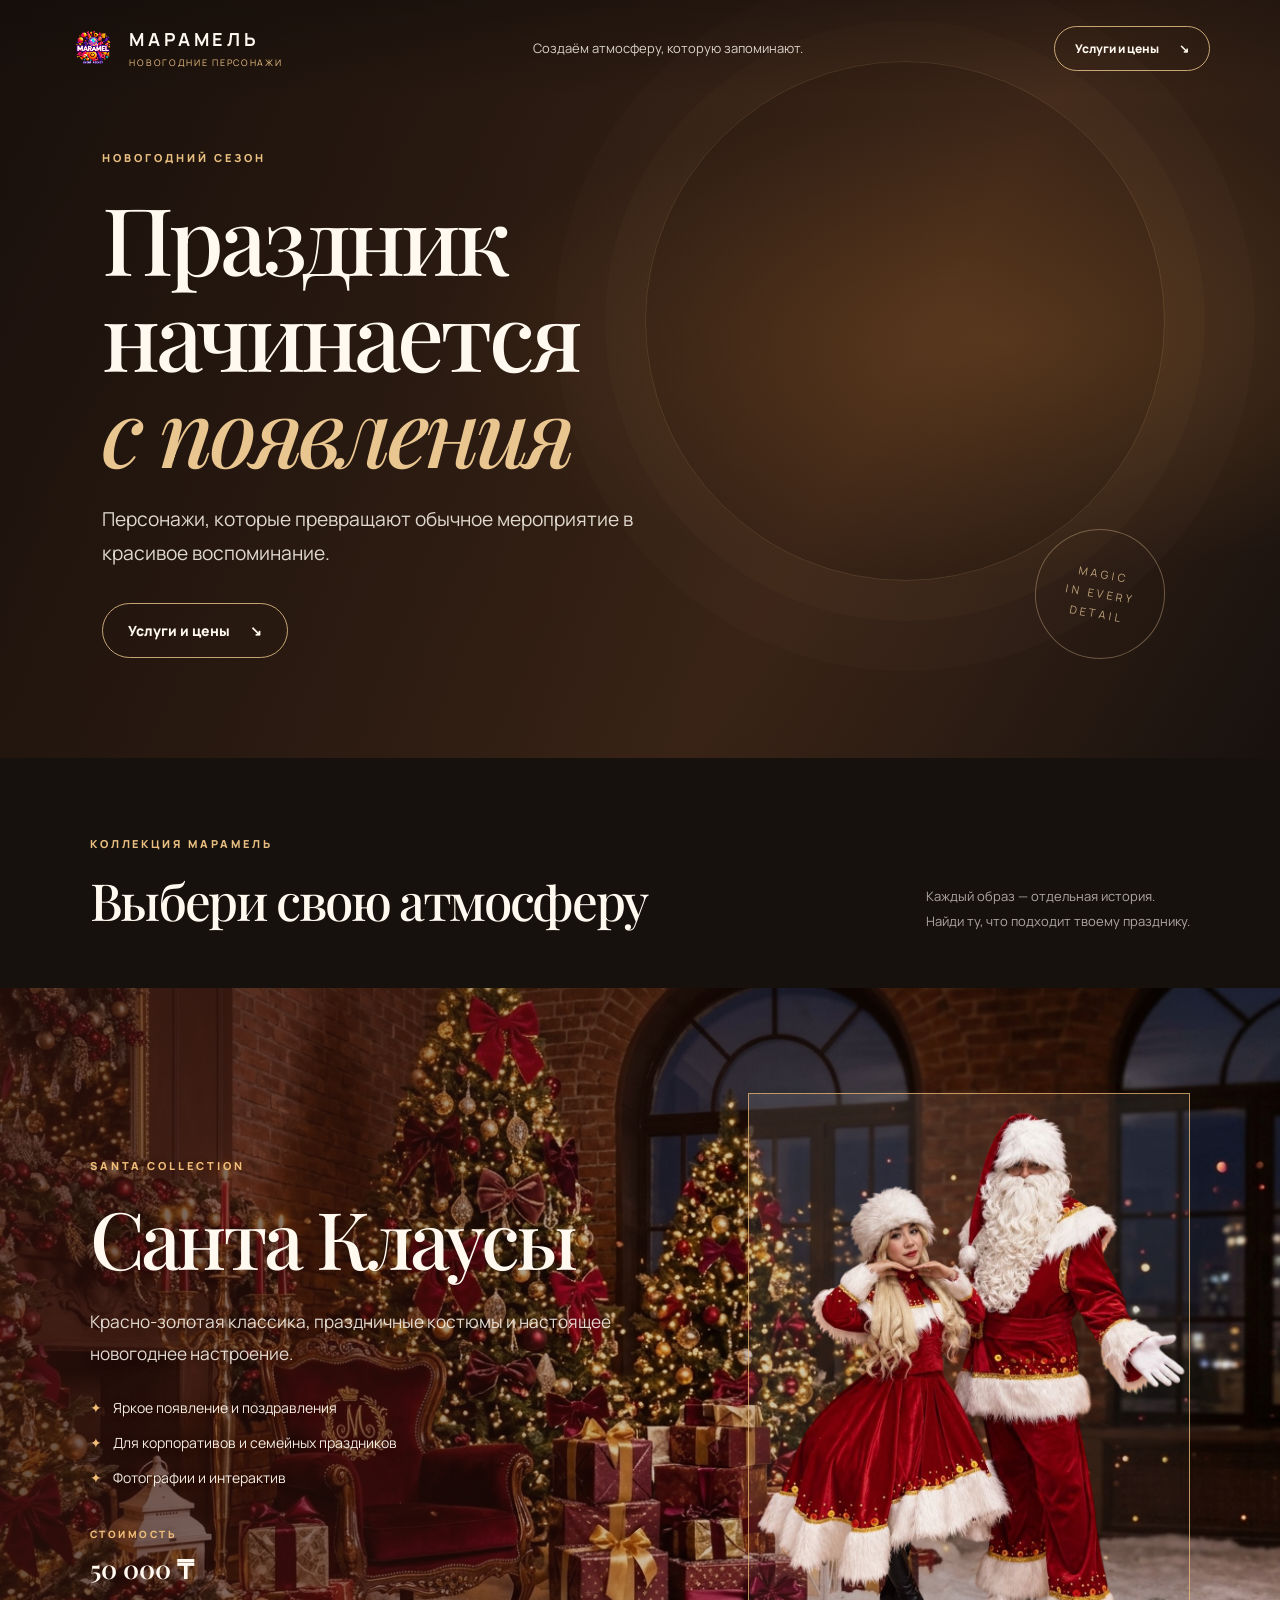
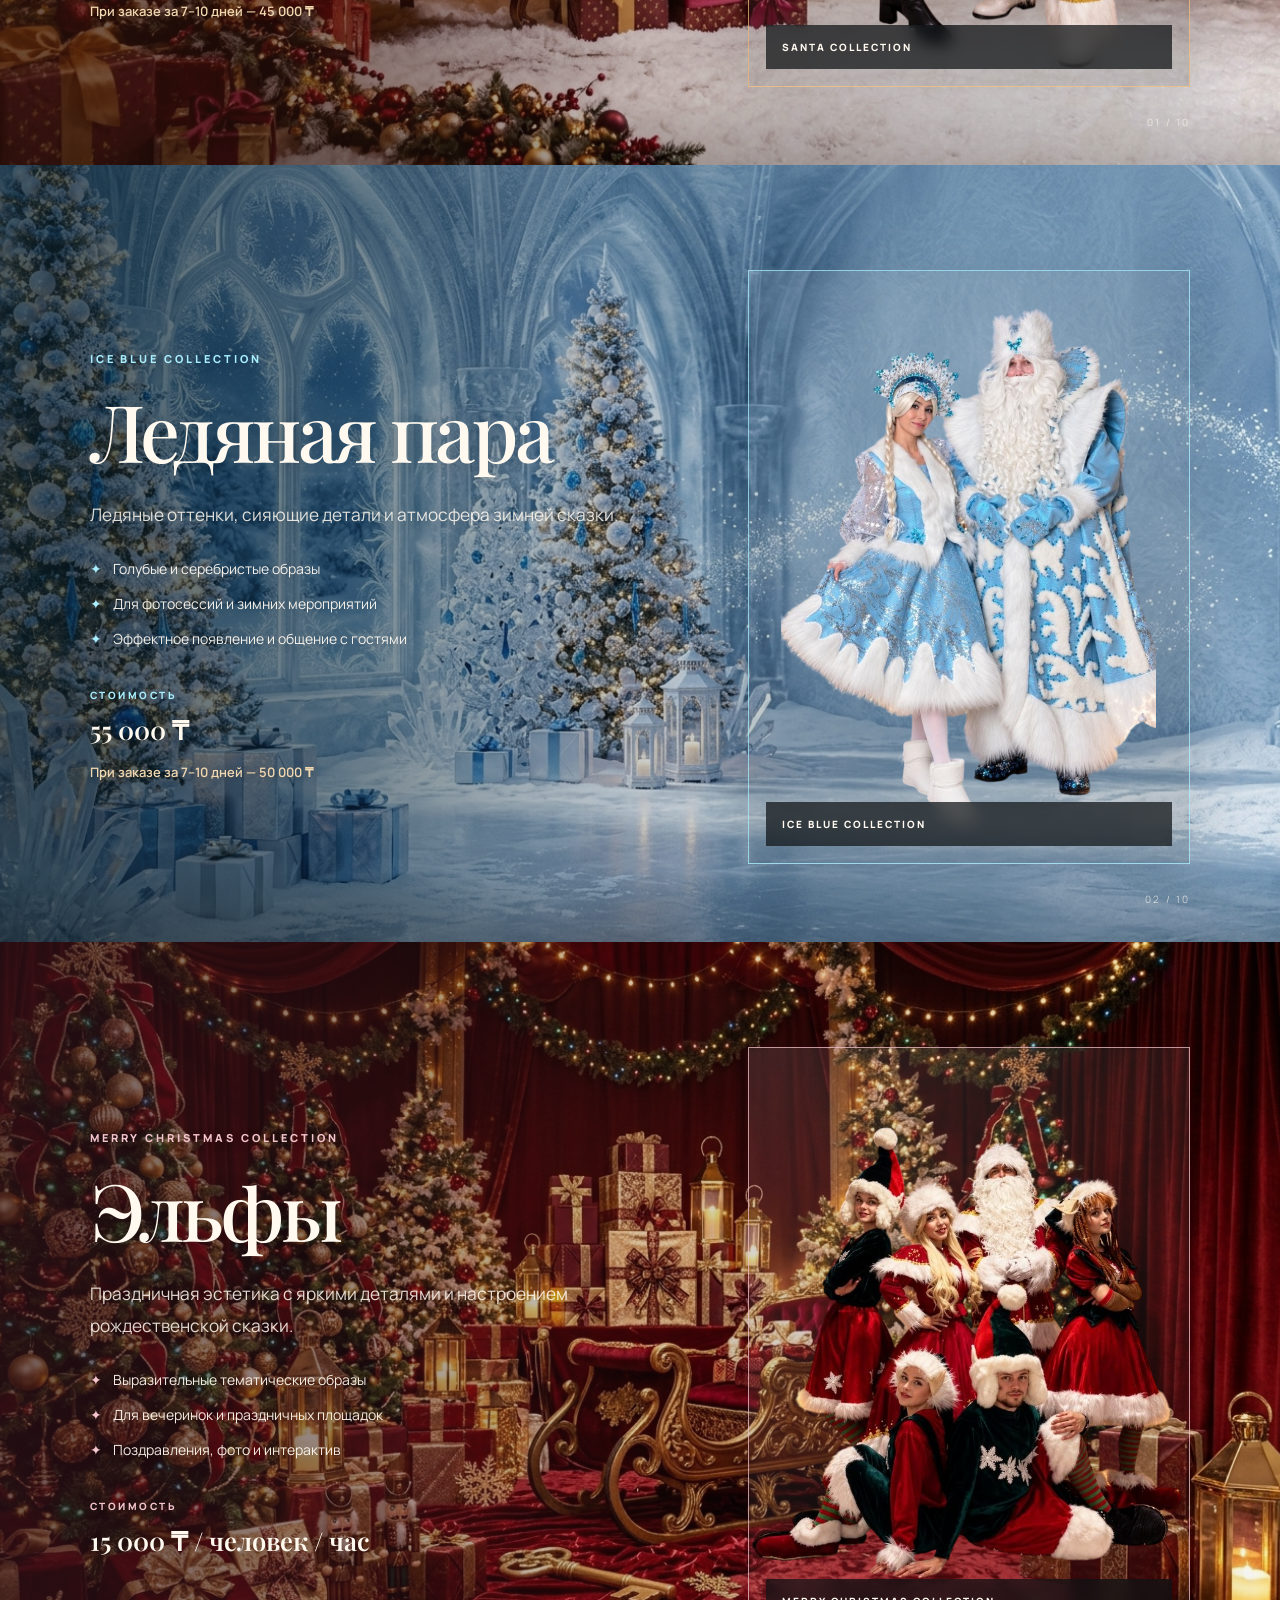
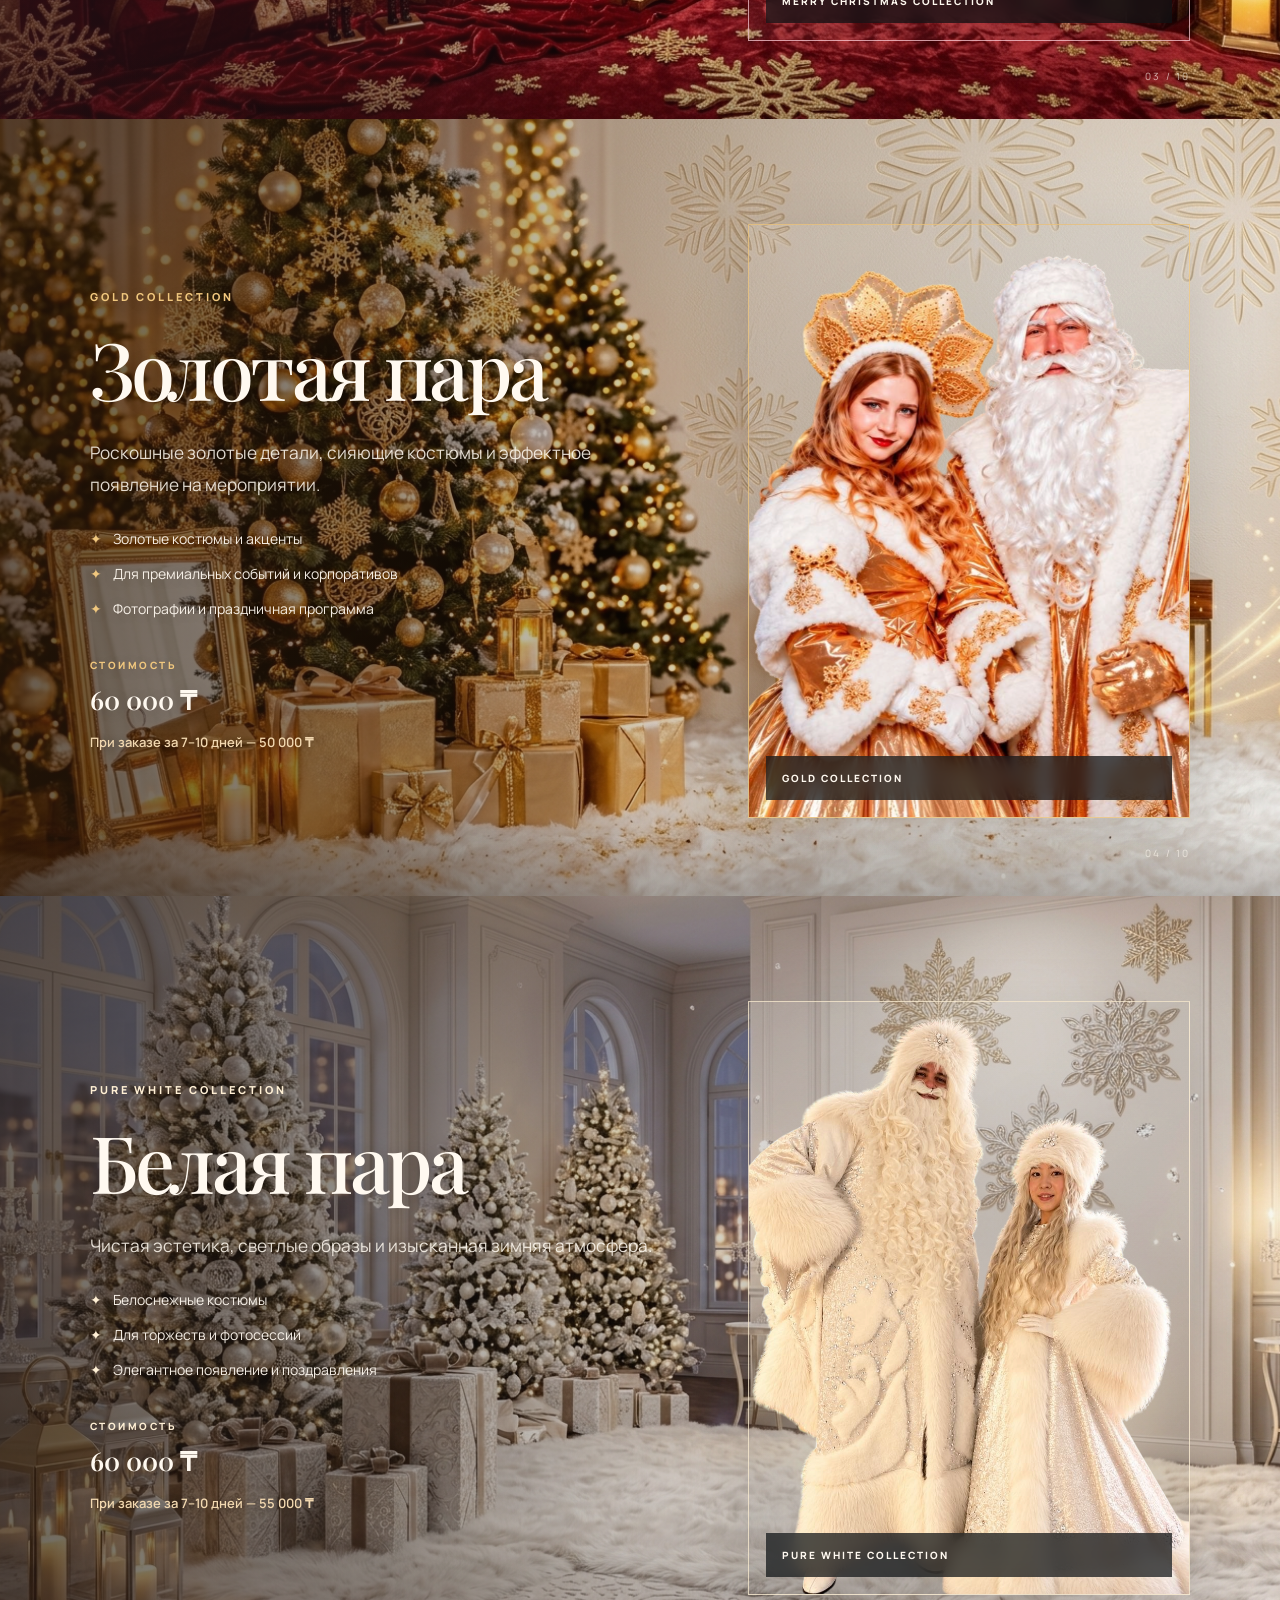
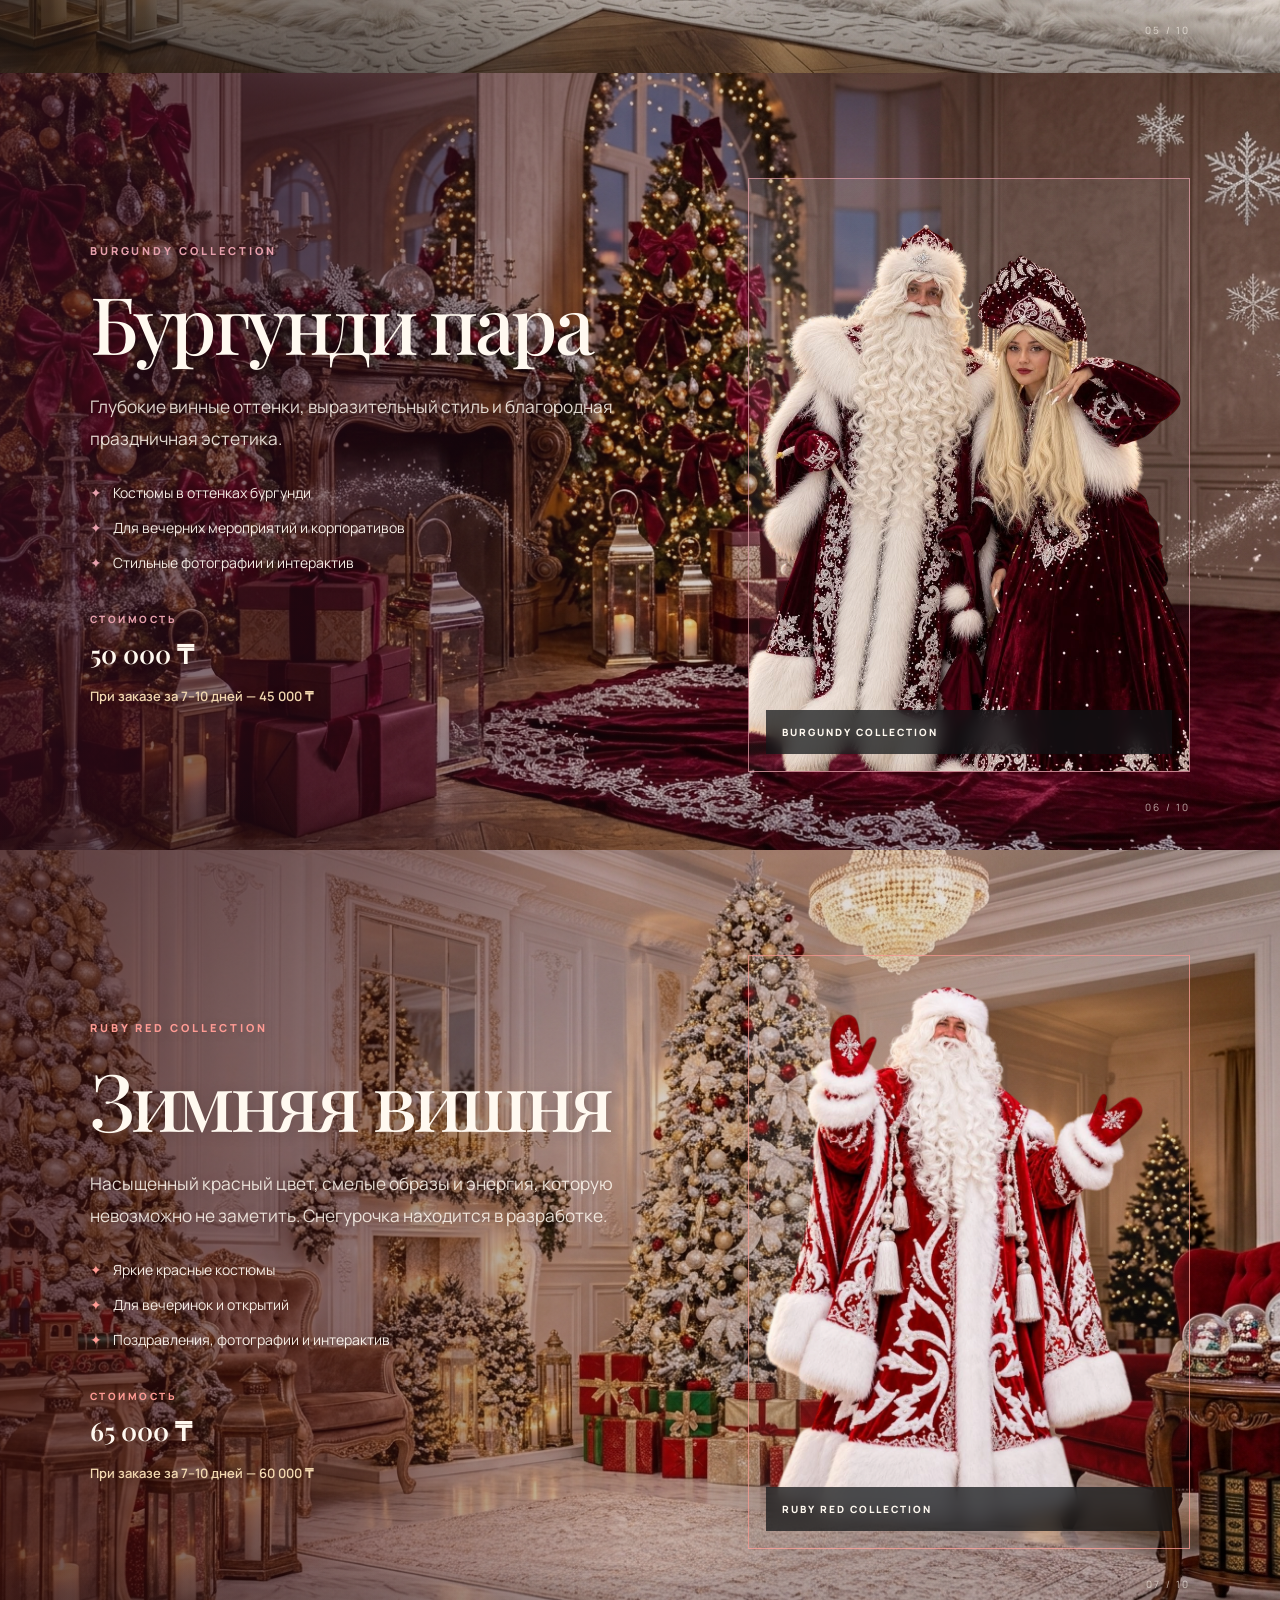
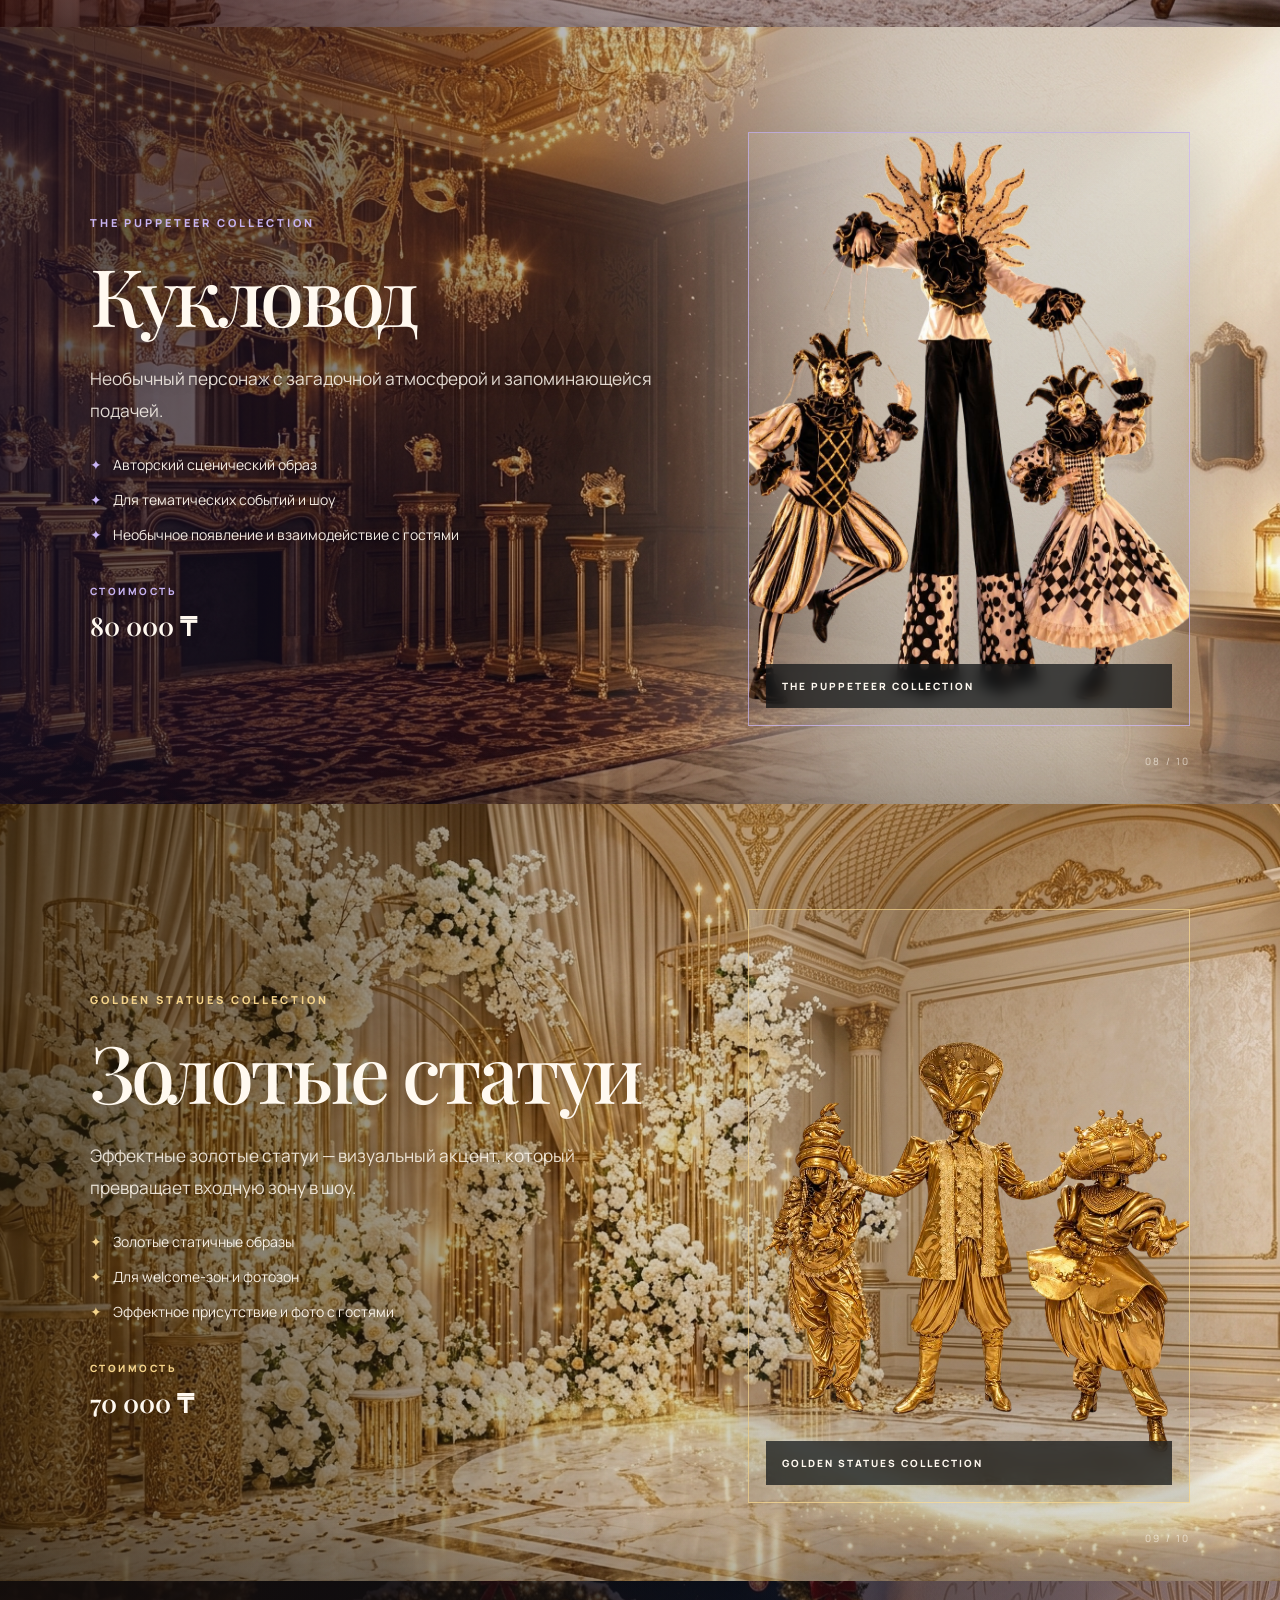
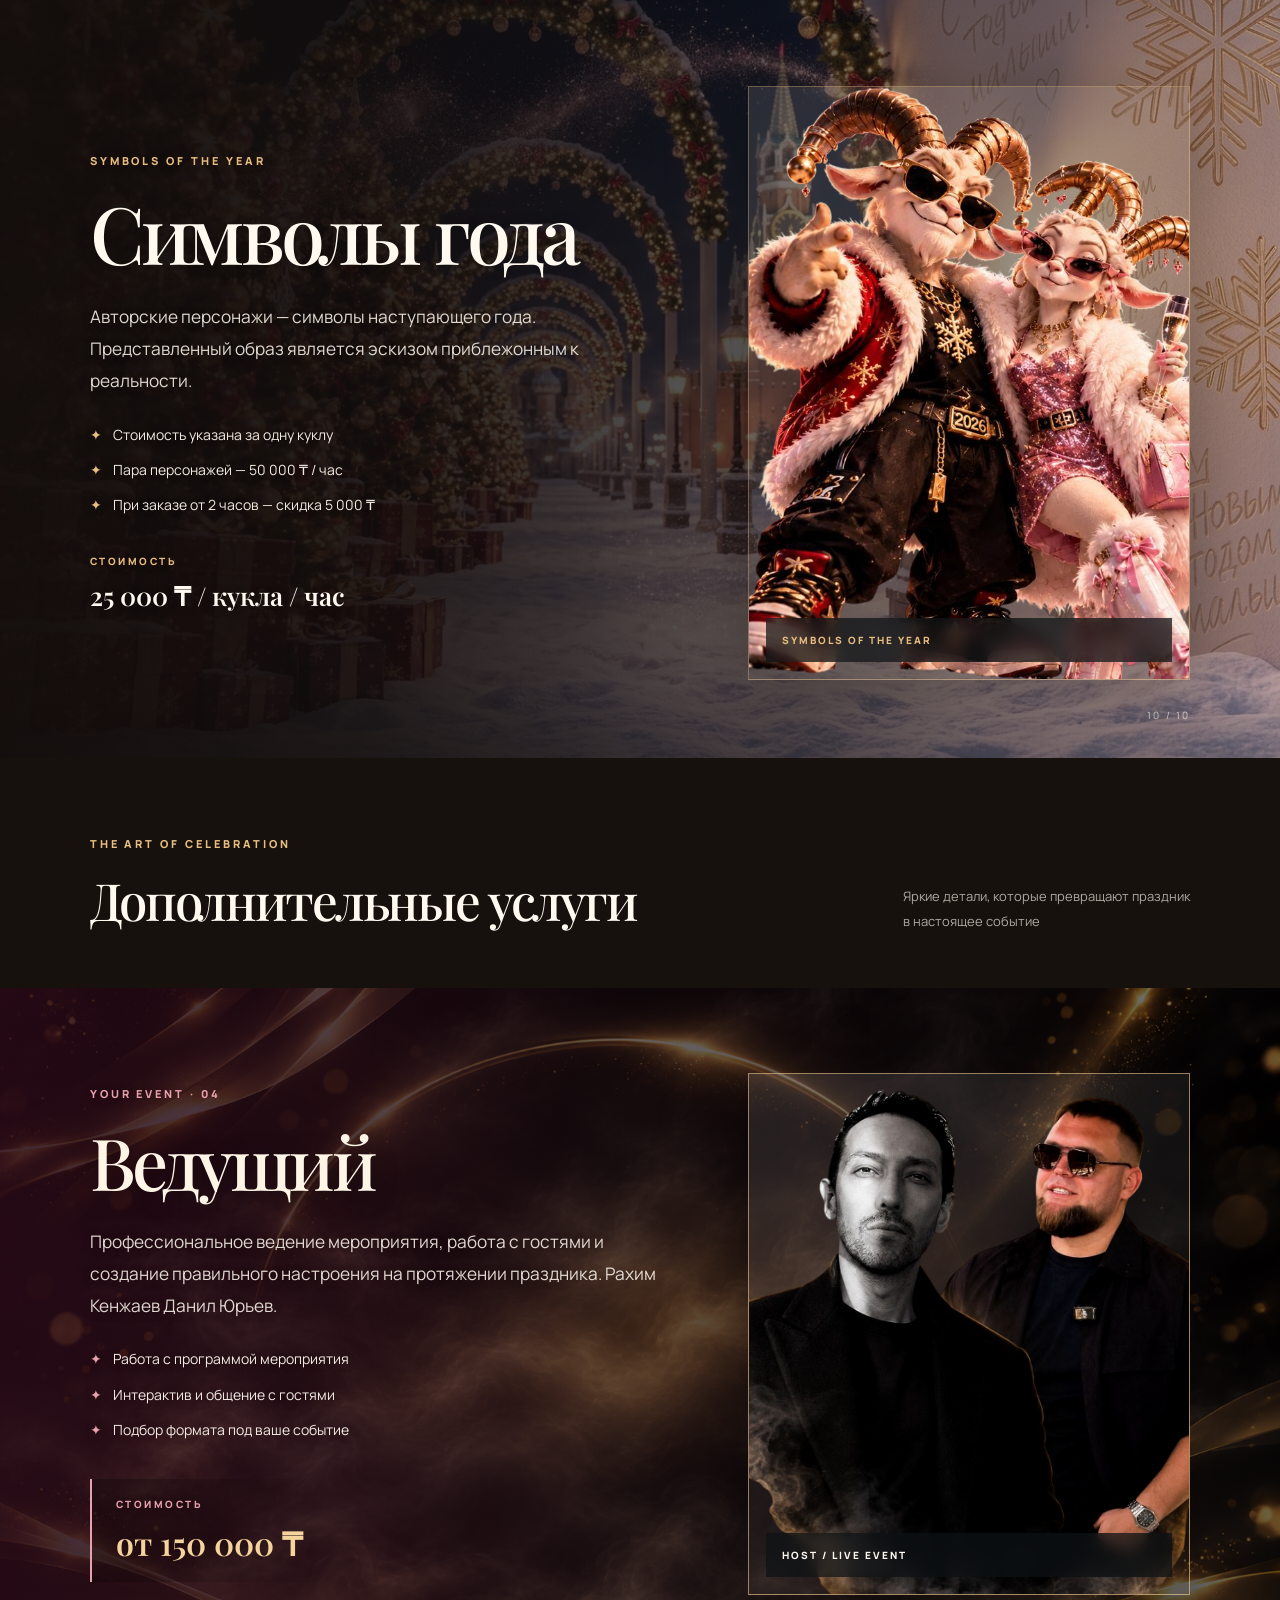
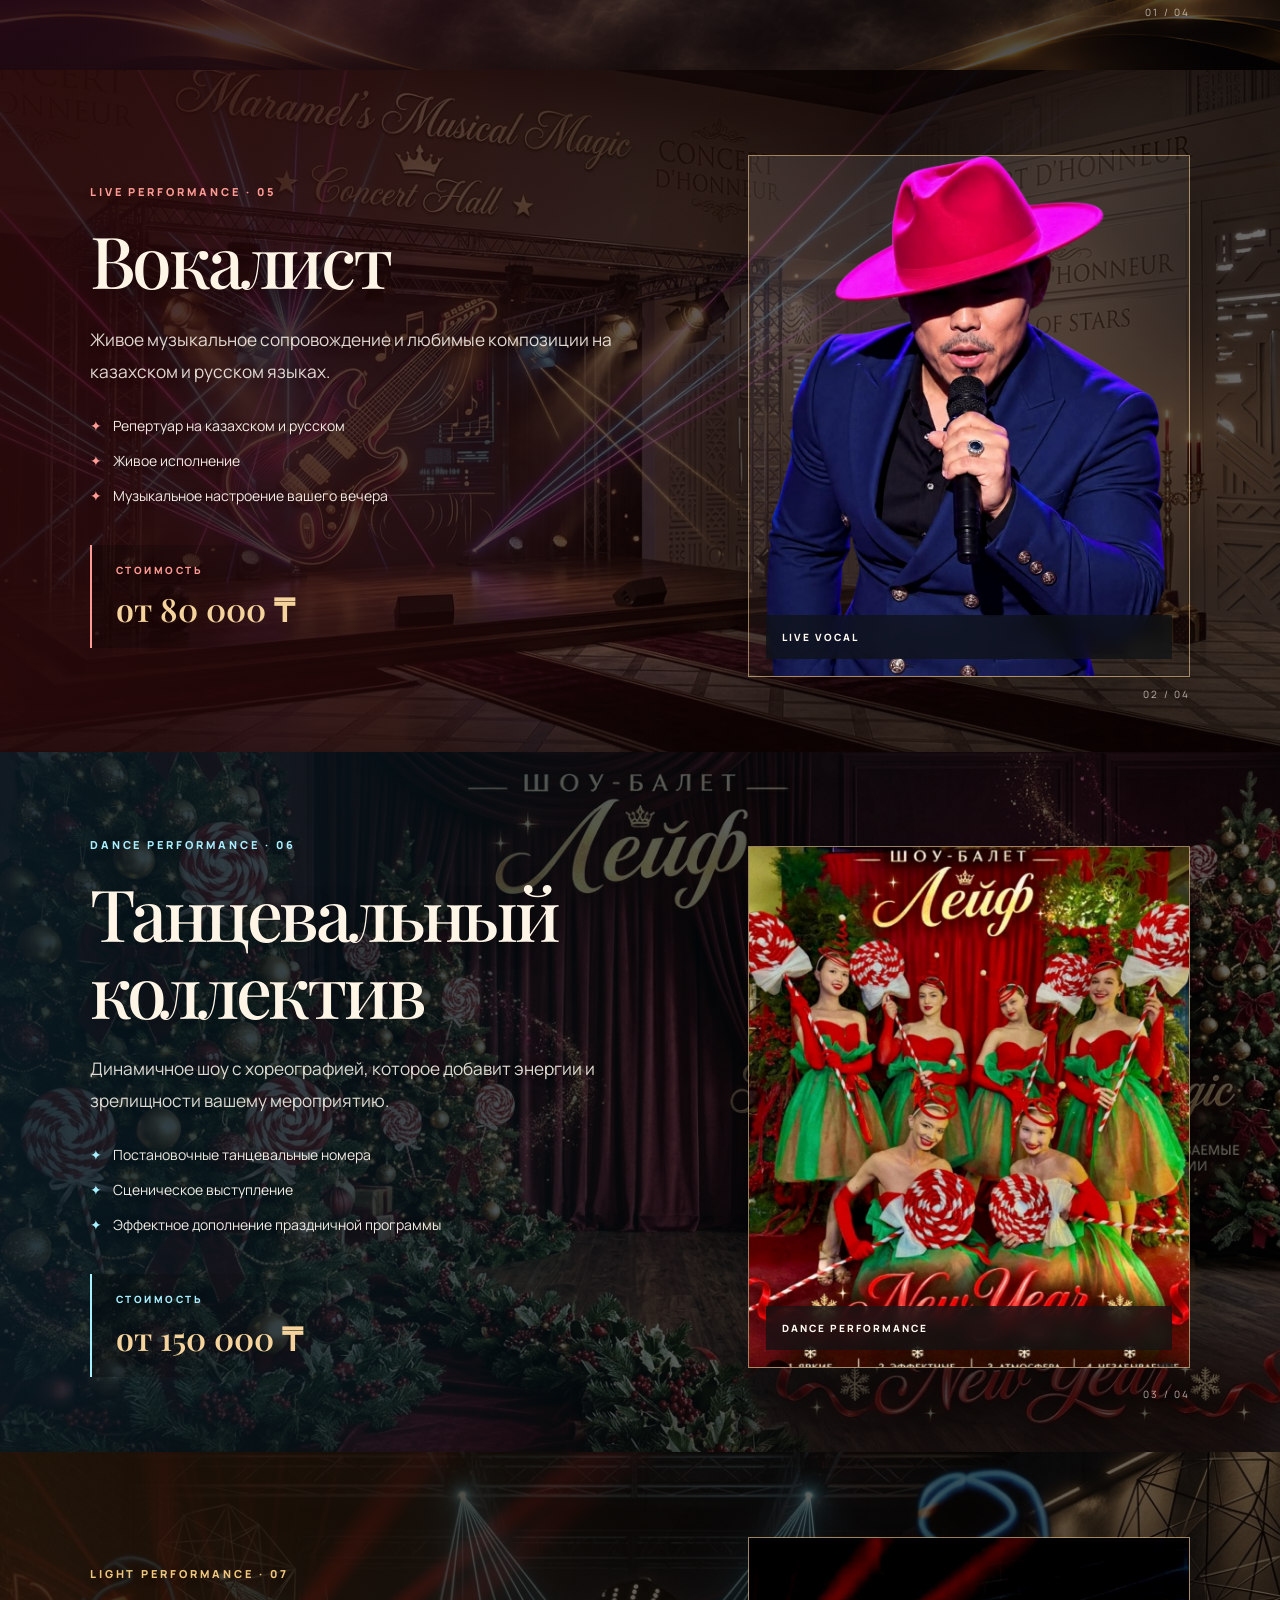
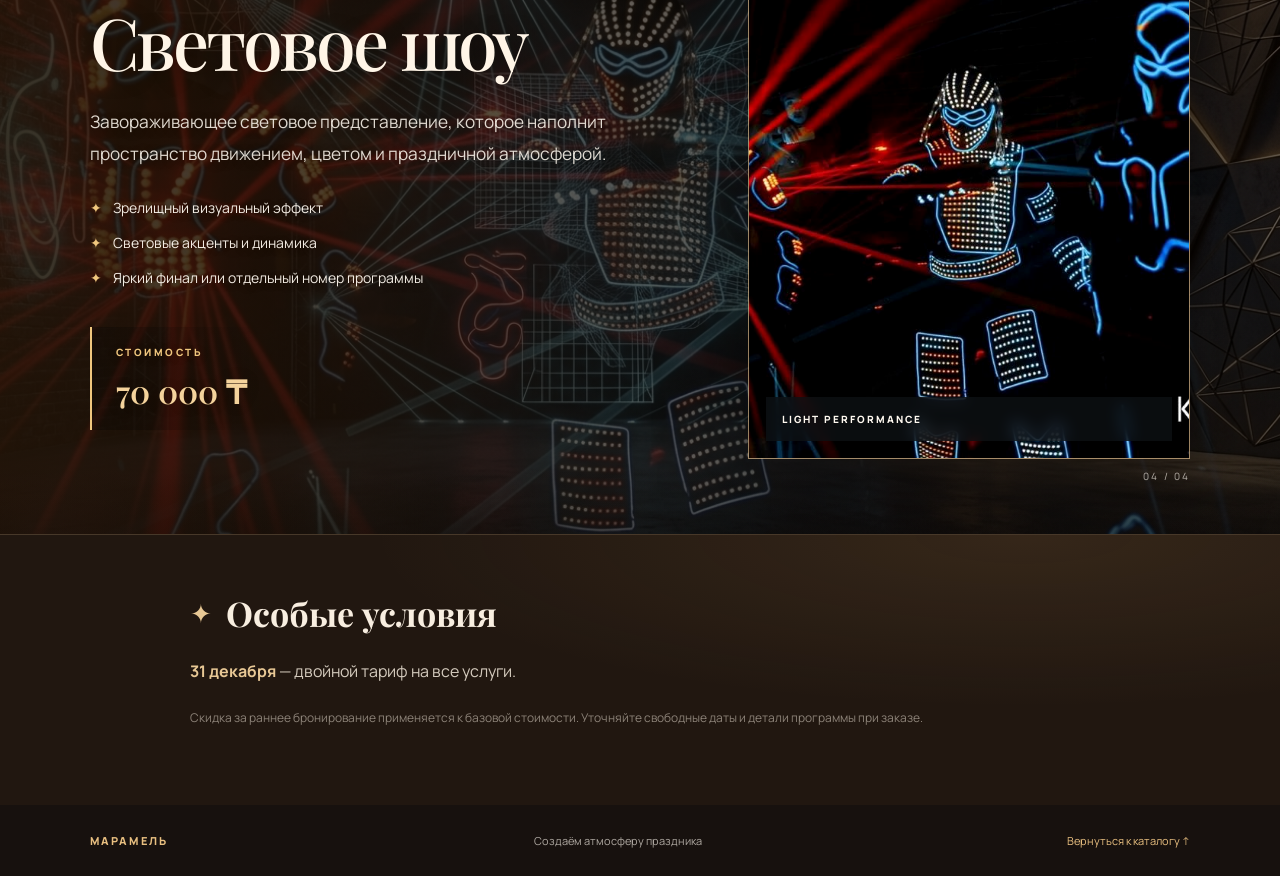
<file: index.html>
<!doctype html>
<html lang="ru">
<head>
  <meta charset="utf-8">
  <meta name="viewport" content="width=device-width, initial-scale=1">
  <meta name="theme-color" content="#17110e">
  <meta name="description" content="Каталог новогодних персонажей и праздничных образов Марамель.">
  <title>Марамель — каталог персонажей</title>
  <link rel="preconnect" href="https://fonts.googleapis.com">
  <link rel="preconnect" href="https://fonts.gstatic.com" crossorigin>
  <link href="https://fonts.googleapis.com/css2?family=Manrope:wght@400;500;600;700;800&family=Playfair+Display:wght@500;600;700&display=swap" rel="stylesheet">
  <link rel="stylesheet" href="style.css">
  <style>
/* =========================================================
   MARAMEL — responsive catalog styles
   Edit colors in each .theme-* class. All catalog blocks are
   authored individually in index.html (no JS-generated sections).
   ========================================================= */
:root{color-scheme:dark;--ink:#fff9f0;--muted:rgba(255,249,240,.86);--gold:#e8bf80;--page:#17110e;--serif:"Playfair Display",Georgia,serif;--sans:"Manrope",Arial,sans-serif}
*{box-sizing:border-box}html{scroll-behavior:smooth;scroll-padding-top:24px}body{margin:0;background:var(--page);color:var(--ink);font-family:var(--sans);-webkit-font-smoothing:antialiased}a{color:inherit;text-decoration:none}img{max-width:100%}
.site-header{position:absolute;z-index:20;inset:0 0 auto;min-height:96px;padding:22px 5.5%;display:flex;align-items:center;justify-content:space-between;gap:28px;background:linear-gradient(180deg,rgba(16,11,8,.42),transparent)}.brand{display:flex;align-items:center;gap:13px;flex-shrink:0}.brand img{width:46px;height:46px;object-fit:contain}.brand-copy{display:grid;gap:5px}.brand-copy strong{font-size:18px;letter-spacing:.2em}.brand-copy small{font-size:9px;letter-spacing:.19em;color:var(--gold)}.header-message{margin:0;color:rgba(255,249,240,.82);font-size:13px}.header-cta,.intro-button{display:inline-flex;align-items:center;justify-content:center;gap:20px;border:1px solid rgba(237,199,140,.8);border-radius:999px;padding:13px 20px;font-size:12px;font-weight:800;transition:background .2s,color .2s,transform .2s}.header-cta:hover,.intro-button:hover{background:var(--gold);color:#21150e;transform:translateY(-2px)}
.intro{position:relative;isolation:isolate;min-height:680px;display:flex;align-items:center;overflow:hidden;padding:150px 8% 100px;background:radial-gradient(ellipse at 78% 45%,rgba(196,125,52,.23),transparent 40%),linear-gradient(120deg,#1c120d,#3c2517 65%,#17110e)}.intro:after{content:"";position:absolute;z-index:-1;inset:0;background:linear-gradient(90deg,rgba(19,12,8,.3),transparent 75%)}.intro-glow{position:absolute;z-index:-1;width:520px;height:520px;right:9%;top:8%;border:1px solid rgba(232,191,128,.16);border-radius:50%;box-shadow:0 0 0 40px rgba(232,191,128,.025),0 0 0 90px rgba(232,191,128,.02)}.intro-content{max-width:800px}.eyebrow{margin:0 0 24px;color:var(--accent,var(--gold));font-size:11px;font-weight:800;letter-spacing:.27em}.intro h1,.section-copy h2,.catalog-heading h2{font-family:var(--serif);font-weight:500;letter-spacing:-.045em}.intro h1{font-size:clamp(54px,7.3vw,104px);line-height:1.03;margin:0 0 24px}.intro h1 em{font-weight:500;color:#e9c58f}.intro-description{max-width:590px;font-size:clamp(16px,1.5vw,21px);line-height:1.8;color:var(--muted);margin:0 0 32px}.intro-button{padding:17px 25px;font-size:14px}.intro-stamp{position:absolute;right:9%;bottom:13%;font-size:11px;line-height:1.8;letter-spacing:.28em;color:rgba(240,207,158,.75);text-align:center;border:1px solid rgba(240,207,158,.35);border-radius:50%;width:130px;height:130px;display:grid;place-content:center;transform:rotate(10deg)}
.catalog-heading{display:flex;align-items:end;justify-content:space-between;gap:30px;padding:78px 7% 54px;background:#17110e}.catalog-heading .eyebrow{margin-bottom:15px}.catalog-heading h2{font-size:clamp(36px,4vw,56px);margin:0}.catalog-heading>p{margin:0;color:rgba(255,249,240,.65);font-size:13px;line-height:1.9}
.catalog-section{--accent:#e8bf80;position:relative;isolation:isolate;min-height:760px;display:flex;align-items:center;overflow:hidden;padding:105px 7% 78px;background:#2b1b12;color:var(--ink)}.section-backdrop{position:absolute;z-index:-2;inset:0;background-size:cover;background-position:center;background-repeat:no-repeat;transform:scale(1.005)}/* Use a restrained left-side gradient instead of a black overlay across the whole image. */.catalog-section:before{content:"";position:absolute;z-index:-1;inset:0;pointer-events:none;background:linear-gradient(90deg,rgba(24,15,10,.76) 0%,rgba(24,15,10,.58) 29%,rgba(24,15,10,.28) 49%,rgba(24,15,10,.06) 76%,rgba(24,15,10,.02) 100%)}.catalog-section:after{content:"";position:absolute;z-index:-1;inset:auto 0 0;height:70px;background:linear-gradient(0deg,rgba(12,8,6,.2),transparent);pointer-events:none}.section-content{width:100%;max-width:1500px;margin:auto;display:grid;grid-template-columns:minmax(0,1.08fr) minmax(320px,.82fr);align-items:center;gap:clamp(35px,6vw,100px);position:relative}.section-copy{max-width:740px;text-shadow:0 2px 16px rgba(0,0,0,.16)}.section-copy .eyebrow{margin-bottom:22px}.section-copy h2{font-size:clamp(50px,6.2vw,88px);line-height:1.07;margin:0 0 26px}.description{max-width:650px;font-size:clamp(16px,1.35vw,20px);line-height:1.85;color:var(--muted);margin:0 0 26px}.features{list-style:none;display:grid;gap:12px;margin:0 0 38px;padding:0}.features li{font-size:clamp(14px,1.05vw,16px);line-height:1.65;color:rgba(255,249,240,.94)}.features li:before{content:"✦";color:var(--accent);margin-right:11px}.section-bottom{display:flex;align-items:center;gap:25px;flex-wrap:wrap}.price{display:grid;gap:10px}.price span{font-size:10px;font-weight:800;letter-spacing:.25em;color:var(--accent)}.price strong{font-family:var(--serif);font-size:clamp(23px,2vw,31px);font-weight:600}.details-link{display:inline-flex;align-items:center;justify-content:center;gap:22px;min-height:58px;padding:0 25px;border:1.5px solid var(--accent);border-radius:999px;background:rgba(20,14,10,.12);font-weight:800;white-space:nowrap;transition:background .2s,color .2s,transform .2s}.details-link:hover{background:var(--accent);color:#20150f;transform:translateY(-2px)}.details-link span{font-size:21px}
.character-card{position:relative;margin:0;min-height:520px;height:min(66vh,690px);overflow:hidden;border:1px solid color-mix(in srgb,var(--accent) 75%,transparent);background:linear-gradient(145deg,rgba(255,255,255,.1),rgba(0,0,0,.15));box-shadow:0 22px 65px rgba(0,0,0,.14)}.character-card img{display:block;width:100%;height:100%;min-height:520px;object-fit:cover;object-position:center}.character-card.image-missing:before{content:"Добавьте фото персонажей";position:absolute;inset:0;display:grid;place-items:center;padding:20px;text-align:center;color:rgba(255,255,255,.72);font-size:13px;letter-spacing:.1em;background:linear-gradient(135deg,rgba(255,255,255,.07),rgba(0,0,0,.18))}.card-label{position:absolute;left:17px;right:17px;bottom:17px;padding:15px 16px;background:rgba(14,18,22,.72);backdrop-filter:blur(8px);font-size:10px;letter-spacing:.2em;font-weight:800}.section-number{position:absolute;right:0;bottom:-42px;color:rgba(255,249,240,.68);font-size:10px;letter-spacing:.22em}
/* Color tokens are intentionally separate so each collection is easy to customize. */.theme-santa{--accent:#f0bd78}.theme-ice{--accent:#a8efff}.theme-mary{--accent:#f5c5ce}.theme-gold{--accent:#f0c77e}.theme-white{--accent:#fff0d5}.theme-burgundy{--accent:#e7a0ad}.theme-red{--accent:#ff9b94}.theme-puppeteer{--accent:#c7b3f2}.theme-statues{--accent:#f5d48b}
.theme-santa:before{background:linear-gradient(90deg,rgba(47,17,12,.73),rgba(47,17,12,.53) 29%,rgba(47,17,12,.24) 49%,rgba(47,17,12,.04) 100%)}.theme-ice:before{background:linear-gradient(90deg,rgba(10,31,42,.72),rgba(10,31,42,.5) 29%,rgba(10,31,42,.22) 49%,rgba(10,31,42,.03) 100%)}.theme-mary:before{background:linear-gradient(90deg,rgba(48,18,25,.7),rgba(48,18,25,.48) 29%,rgba(48,18,25,.2) 49%,rgba(48,18,25,.03) 100%)}.theme-gold:before{background:linear-gradient(90deg,rgba(43,25,9,.72),rgba(43,25,9,.5) 29%,rgba(43,25,9,.22) 49%,rgba(43,25,9,.03) 100%)}.theme-white:before{background:linear-gradient(90deg,rgba(37,29,24,.67),rgba(37,29,24,.47) 29%,rgba(37,29,24,.2) 49%,rgba(37,29,24,.03) 100%)}.theme-burgundy:before{background:linear-gradient(90deg,rgba(48,12,27,.73),rgba(48,12,27,.5) 29%,rgba(48,12,27,.22) 49%,rgba(48,12,27,.03) 100%)}.theme-red:before{background:linear-gradient(90deg,rgba(53,12,13,.72),rgba(53,12,13,.5) 29%,rgba(53,12,13,.22) 49%,rgba(53,12,13,.03) 100%)}.theme-puppeteer:before{background:linear-gradient(90deg,rgba(24,17,38,.74),rgba(24,17,38,.52) 29%,rgba(24,17,38,.24) 49%,rgba(24,17,38,.03) 100%)}.theme-statues:before{background:linear-gradient(90deg,rgba(39,28,10,.7),rgba(39,28,10,.48) 29%,rgba(39,28,10,.2) 49%,rgba(39,28,10,.03) 100%)}
.site-footer{display:flex;align-items:center;justify-content:space-between;gap:20px;padding:28px 7%;background:#17110e;color:rgba(255,249,240,.65);font-size:11px}.footer-brand{font-weight:800;letter-spacing:.2em;color:var(--gold)}.site-footer>a:last-child{color:var(--gold)}
@media(max-width:1000px){.header-message{display:none}.catalog-section{min-height:690px;padding-left:5%;padding-right:5%}.section-content{grid-template-columns:minmax(0,1fr) minmax(270px,.8fr);gap:30px}.character-card,.character-card img{min-height:440px}.character-card{height:56vh}.section-copy h2{font-size:clamp(44px,6vw,68px)}.section-bottom{gap:16px}.details-link{padding:0 19px}}
@media(max-width:700px){.site-header{min-height:76px;padding:14px 5%;gap:10px}.brand img{width:35px;height:35px}.brand-copy strong{font-size:14px}.brand-copy small{font-size:7px;letter-spacing:.12em}.header-cta{font-size:10px;padding:10px 12px;gap:8px}.intro{min-height:650px;padding:130px 7% 90px}.intro h1{font-size:clamp(47px,11.5vw,70px)}.intro-stamp{width:88px;height:88px;right:7%;bottom:7%;font-size:8px}.catalog-heading{align-items:flex-start;flex-direction:column;padding:52px 7% 38px;gap:16px}.catalog-heading h2{font-size:39px}.catalog-section{min-height:auto;padding:105px 6% 48px}.section-content{grid-template-columns:1fr;gap:28px}.section-copy{order:1}.character-card{order:2;height:auto;min-height:0;aspect-ratio:4/5}.character-card img{height:100%;min-height:0;aspect-ratio:4/5}.section-copy h2{font-size:clamp(44px,11vw,66px);margin-bottom:20px}.section-copy .eyebrow{font-size:10px;margin-bottom:17px}.description{font-size:15px;line-height:1.8}.features{gap:10px;margin-bottom:28px}.features li{font-size:13px}.section-bottom{align-items:flex-start;flex-direction:column}.details-link{min-height:52px}.section-number{position:static;grid-row:3;text-align:right}.catalog-section:before,.theme-santa:before,.theme-ice:before,.theme-mary:before,.theme-gold:before,.theme-white:before,.theme-burgundy:before,.theme-red:before,.theme-puppeteer:before,.theme-statues:before{background:linear-gradient(180deg,rgba(22,15,12,.76) 0%,rgba(22,15,12,.55) 43%,rgba(22,15,12,.22) 100%)}.site-footer{align-items:flex-start;flex-direction:column;padding:25px 6%}}
@media(max-width:380px){.header-cta{max-width:120px;text-align:center}.brand-copy small{max-width:145px}.intro h1{font-size:43px}.section-copy h2{font-size:42px}.price strong{font-size:24px}}

/* ===== ДОБАВЛЕНО: ОФОРМЛЕНИЕ БЛОКА КОЗЛОВ ===== */
/* ===== 10. КОЗЛЫ — СИМВОЛЫ ГОДА ===== */
.theme-goats {
  --section-accent: #e8bd80;
  --section-text: #fff4e4;
}
.theme-goats .section-backdrop {
  background-position: center;
  background-size: cover;
}
.theme-goats .section-backdrop::after {
  content: "";
  position: absolute;
  inset: 0;
  background:
    linear-gradient(90deg, rgba(5, 9, 18, .94) 0%, rgba(5, 9, 18, .68) 45%, rgba(5, 9, 18, .18) 100%),
    radial-gradient(ellipse at 70% 40%, rgba(232, 189, 128, .12), transparent 60%);
  pointer-events: none;
}
.theme-goats .eyebrow,
.theme-goats .card-label,
.theme-goats .price span {
  color: #e8bd80;
}
.theme-goats .details-link {
  border-color: #e8bd80;
}
.theme-goats .details-link:hover {
  background: #e8bd80;
  color: #17110e;
}
.theme-goats .character-card {
  border-color: rgba(232, 189, 128, .4);
  box-shadow: 0 20px 70px rgba(0, 0, 0, .35);
}

/* Pricing and additional services */
.price-note{display:block;margin-top:7px;color:#f2d8b0;font-size:13px;line-height:1.5;font-weight:600;text-shadow:0 1px 8px rgba(0,0,0,.3)}
.extra-services{padding:100px 7%;background:radial-gradient(ellipse at 15% 0%,rgba(190,145,88,.16),transparent 42%),#17110e;color:#f8eee0}
.extra-heading{max-width:760px;margin:0 auto 48px;text-align:center}
.extra-heading h2{font-family:var(--serif);font-size:clamp(38px,5vw,64px);margin:10px 0 15px}
.extra-heading>p:last-child{color:rgba(248,238,224,.72);line-height:1.8}
.service-grid{max-width:1320px;margin:auto;display:grid;grid-template-columns:repeat(3,minmax(0,1fr));gap:18px}
.service-card{position:relative;min-height:190px;padding:28px;border:1px solid rgba(226,190,139,.28);border-radius:18px;background:linear-gradient(145deg,rgba(255,255,255,.075),rgba(255,255,255,.018));box-shadow:0 15px 45px rgba(0,0,0,.13)}
.service-kicker{font-size:10px;letter-spacing:.22em;color:#d9b783;font-weight:800}
.service-card h3{font-family:var(--serif);font-size:25px;line-height:1.2;margin:20px 0 12px}
.service-card strong{font-size:23px;color:#e8c895}
.service-card p{margin:8px 0 0;color:rgba(248,238,224,.68);font-size:13px}
.booking-notes{padding:55px 7% 65px;background:#211710;color:#f8eee0;border-top:1px solid rgba(226,190,139,.2)}
.booking-notes>div{display:flex;align-items:center;gap:14px;max-width:900px;margin:0 auto 22px}
.booking-notes h2{font-family:var(--serif);font-size:34px;margin:0}
.note-icon{color:#e8c895;font-size:26px}
.booking-notes>p{max-width:900px;margin:12px auto;color:rgba(248,238,224,.83);line-height:1.7}
.booking-notes>p strong{color:#e8c895}
.booking-notes .fine-print{font-size:12px;color:rgba(248,238,224,.5);margin-top:22px}
@media(max-width:900px){.service-grid{grid-template-columns:repeat(2,minmax(0,1fr))}}
@media(max-width:600px){.extra-services{padding:70px 6%}.service-grid{grid-template-columns:1fr;gap:12px}.service-card{min-height:150px;padding:23px}.booking-notes{padding:42px 6%}.booking-notes h2{font-size:29px}}


/* Premium full-width service sections — match the character-pair catalog */
.extra-service{min-height:650px;padding-top:85px;padding-bottom:75px}
.extra-service .section-content{grid-template-columns:minmax(0,1.08fr) minmax(300px,.82fr)}
.extra-service .section-copy h2{font-size:clamp(46px,5.6vw,78px)}
.extra-service .price strong{font-size:clamp(28px,2.5vw,38px)}
.extra-service .section-number{bottom:-24px}
.service-art{position:relative;min-height:470px;height:min(58vh,590px);display:flex;flex-direction:column;align-items:center;justify-content:center;overflow:hidden;border:1px solid rgba(255,255,255,.24);box-shadow:0 25px 75px rgba(0,0,0,.3);background:radial-gradient(circle at 50% 42%,rgba(255,255,255,.2),transparent 42%),linear-gradient(145deg,rgba(255,255,255,.11),rgba(0,0,0,.3));text-align:center}
.service-art:before,.service-art:after{content:"";position:absolute;border:1px solid currentColor;border-radius:50%;width:72%;aspect-ratio:1;opacity:.24}
.service-art:after{width:88%;opacity:.12}
.service-art span{font-size:clamp(11px,1vw,14px);font-weight:800;letter-spacing:.45em;opacity:.82}
.service-art b{font-family:var(--serif);font-size:clamp(110px,15vw,190px);font-weight:400;line-height:1.1;text-shadow:0 12px 45px rgba(0,0,0,.25)}
.service-art small{font-size:10px;line-height:1.8;letter-spacing:.35em;font-weight:800}
.art-gold{color:#f5d69a;background:radial-gradient(ellipse at 50% 45%,rgba(219,167,82,.38),transparent 55%),linear-gradient(145deg,#4a3219,#17110e)}
.art-royal{color:#f3d3a3;background:radial-gradient(ellipse at 50% 45%,rgba(196,147,94,.36),transparent 55%),linear-gradient(145deg,#46251d,#17110e)}
.art-puppet{color:#d5c5ff;background:radial-gradient(ellipse at 50% 45%,rgba(137,111,193,.38),transparent 55%),linear-gradient(145deg,#29213e,#11101a)}
.art-host{color:#edb2bd;background:radial-gradient(ellipse at 50% 45%,rgba(165,67,93,.4),transparent 55%),linear-gradient(145deg,#421b2a,#180e14)}
.art-vocal{color:#ffb1a4;background:radial-gradient(ellipse at 50% 45%,rgba(186,65,59,.4),transparent 55%),linear-gradient(145deg,#471b1b,#190e0e)}
.art-dance{color:#b6edff;background:radial-gradient(ellipse at 50% 45%,rgba(65,150,185,.4),transparent 55%),linear-gradient(145deg,#193746,#0c1820)}
.art-light{color:#f5d48b;background:radial-gradient(ellipse at 50% 45%,rgba(211,170,82,.4),transparent 55%),linear-gradient(145deg,#453516,#17110e)}
.booking-notes{background:radial-gradient(ellipse at 80% 0%,rgba(190,145,88,.13),transparent 45%),#211710}
@media(max-width:700px){.extra-service{min-height:0;padding-top:85px;padding-bottom:48px}.extra-service .section-content{grid-template-columns:1fr}.extra-service .section-copy{order:1}.extra-service .service-art{order:2;min-height:310px;height:360px}.extra-service .section-number{order:3;grid-row:auto}.extra-service .section-copy h2{font-size:clamp(42px,10vw,62px)}}

  
.extra-service .service-photo{min-height:470px;height:min(58vh,590px);border:1px solid rgba(226,190,139,.65);box-shadow:0 28px 80px rgba(0,0,0,.42)}
.extra-service .service-photo img{object-fit:cover;object-position:center;height:100%;min-height:470px;filter:saturate(.96) contrast(1.04)}
.extra-service .section-copy h2{color:#fff5e7;text-shadow:0 4px 24px rgba(0,0,0,.35)}
.extra-service .price{padding:18px 24px;border-left:2px solid var(--accent);background:linear-gradient(90deg,rgba(0,0,0,.28),transparent)}
.extra-service .price strong{color:#f4d39c}
.extra-service .section-backdrop{background-size:cover;background-position:center;filter:brightness(.45) saturate(.75)}
@media(max-width:700px){.extra-service .service-photo{height:auto;min-height:0;aspect-ratio:4/5}.extra-service .service-photo img{min-height:0}}
</style>
<style>[hidden]{display:none!important}</style>
</head>
<body>
  <header class="site-header" id="top">
    <a class="brand" href="#top" aria-label="Марамель — главная">
      <img src="images/logo.png" alt="Логотип Марамель" onerror="this.hidden=true">
      <span class="brand-copy"><strong>МАРАМЕЛЬ</strong><small>НОВОГОДНИЕ ПЕРСОНАЖИ</small></span>
    </a>
    <p class="header-message">Создаём атмосферу, которую запоминают.</p>
    <a class="header-cta" href="#services">Услуги и цены <span aria-hidden="true">↘</span></a>
  </header>

  <main>
    <section class="intro" aria-labelledby="intro-title">
      <div class="intro-glow" aria-hidden="true"></div>
      <div class="intro-content">
        <p class="eyebrow">НОВОГОДНИЙ СЕЗОН</p>
        <h1 id="intro-title">Праздник начинается<br><em>с появления</em></h1>
        <p class="intro-description">Персонажи, которые превращают обычное мероприятие в красивое воспоминание.</p>
        <a class="intro-button" href="#services">Услуги и цены <span aria-hidden="true">↘</span></a>
      </div>
      <span class="intro-stamp" aria-hidden="true">MAGIC<br>IN EVERY<br>DETAIL</span>
    </section>

    <section class="catalog-heading" id="catalog">
      <div><p class="eyebrow">КОЛЛЕКЦИЯ МАРАМЕЛЬ</p><h2>Выбери свою атмосферу</h2></div>
      <p>Каждый образ — отдельная история.<br>Найди ту, что подходит твоему празднику.</p>
    </section>

    <!-- ==================== 01. САНТА КЛАУСЫ ====================
         Фон: images/santa-background.jpg | Фото персонажей: images/santa-pair.jpg
         Управление публикацией: data-visible="true" — показывать, data-visible="false" — скрыть.
         Для добавления — скопируйте section и поменяйте id, класс, тексты и пути к изображениям.
    -->
    <section class="catalog-section theme-santa" id="santa" data-visible="true">
      <div class="section-backdrop" style="background-image: url('images/santa-background.jpg')" aria-hidden="true"></div>
      <div class="section-content">
        <div class="section-copy">
          <p class="eyebrow">SANTA COLLECTION</p>
          <h2>Санта Клаусы</h2>
          <p class="description">Красно-золотая классика, праздничные костюмы и настоящее новогоднее настроение.</p>
          <ul class="features">
            <li>Яркое появление и поздравления</li><li>Для корпоративов и семейных праздников</li><li>Фотографии и интерактив</li>
          </ul>
          <div class="section-bottom">
            <div class="price"><span>СТОИМОСТЬ</span><strong>50 000 ₸</strong><small class="price-note">При заказе за 7–10 дней — 45 000 ₸</small></div>
          </div>
        </div>
        <figure class="character-card">
          <img src="images/santa-pair.png" alt="Образ: Санта Клаусы" loading="lazy" onerror="this.hidden=true; this.parentElement.classList.add('image-missing')">
          <figcaption class="card-label">SANTA COLLECTION</figcaption>
        </figure>
        <span class="section-number">01 / 10</span>
      </div>
    </section>

    <!-- ==================== 02. ЛЕДЯНАЯ ПАРА ====================
         Фон: images/ice-background.jpg | Фото персонажей: images/ice-pair.jpg
         Управление публикацией: data-visible="true" — показывать, data-visible="false" — скрыть.
         Для добавления — скопируйте section и поменяйте id, класс, тексты и пути к изображениям.
    -->
    <section class="catalog-section theme-ice" id="ice" data-visible="true">
      <div class="section-backdrop" style="background-image: url('images/ice-background.jpg')" aria-hidden="true"></div>
      <div class="section-content">
        <div class="section-copy">
          <p class="eyebrow">ICE BLUE COLLECTION</p>
          <h2>Ледяная пара</h2>
          <p class="description">Ледяные оттенки, сияющие детали и атмосфера зимней сказки.</p>
          <ul class="features">
            <li>Голубые и серебристые образы</li><li>Для фотосессий и зимних мероприятий</li><li>Эффектное появление и общение с гостями</li>
          </ul>
          <div class="section-bottom">
            <div class="price"><span>СТОИМОСТЬ</span><strong>55 000 ₸</strong><small class="price-note">При заказе за 7–10 дней — 50 000 ₸</small></div>
          </div>
        </div>
        <figure class="character-card">
          <img src="images/ice-pair.png" alt="Образ: Ледяная пара" loading="lazy" onerror="this.hidden=true; this.parentElement.classList.add('image-missing')">
          <figcaption class="card-label">ICE BLUE COLLECTION</figcaption>
        </figure>
        <span class="section-number">02 / 10</span>
      </div>
    </section>

    <!-- ==================== 03. МЭРИ КРИСМАС ====================
         Фон: images/mary-background.jpg | Фото персонажей: images/mary-pair.jpg
         Управление публикацией: data-visible="true" — показывать, data-visible="false" — скрыть.
         Для добавления — скопируйте section и поменяйте id, класс, тексты и пути к изображениям.
    -->
    <section class="catalog-section theme-mary" id="mary" data-visible="true">
      <div class="section-backdrop" style="background-image: url('images/mary-background.jpg')" aria-hidden="true"></div>
      <div class="section-content">
        <div class="section-copy">
          <p class="eyebrow">MERRY CHRISTMAS COLLECTION</p>
          <h2>Эльфы</h2>
          <p class="description">Праздничная эстетика с яркими деталями и настроением рождественской сказки.</p>
          <ul class="features">
            <li>Выразительные тематические образы</li><li>Для вечеринок и праздничных площадок</li><li>Поздравления, фото и интерактив</li>
          </ul>
          <div class="section-bottom">
            <div class="price"><span>СТОИМОСТЬ</span><strong>15 000 ₸ / человек / час</strong></div>
          </div>
        </div>
        <figure class="character-card">
          <img src="images/mary-pair.png" alt="Образ: Мэри Крисмас" loading="lazy" onerror="this.hidden=true; this.parentElement.classList.add('image-missing')">
          <figcaption class="card-label">MERRY CHRISTMAS COLLECTION</figcaption>
        </figure>
        <span class="section-number">03 / 10</span>
      </div>
    </section>

    <!-- ==================== 04. ЗОЛОТАЯ ====================
         Фон: images/gold-background.jpg | Фото персонажей: images/gold-pair.jpg
         Управление публикацией: data-visible="true" — показывать, data-visible="false" — скрыть.
         Для добавления — скопируйте section и поменяйте id, класс, тексты и пути к изображениям.
    -->
    <section class="catalog-section theme-gold" id="gold" data-visible="true">
      <div class="section-backdrop" style="background-image: url('images/gold-background.jpg')" aria-hidden="true"></div>
      <div class="section-content">
        <div class="section-copy">
          <p class="eyebrow">GOLD COLLECTION</p>
          <h2>Золотая пара</h2>
          <p class="description">Роскошные золотые детали, сияющие костюмы и эффектное появление на мероприятии.</p>
          <ul class="features">
            <li>Золотые костюмы и акценты</li><li>Для премиальных событий и корпоративов</li><li>Фотографии и праздничная программа</li>
          </ul>
          <div class="section-bottom">
            <div class="price"><span>СТОИМОСТЬ</span><strong>60 000 ₸</strong><small class="price-note">При заказе за 7–10 дней — 50 000 ₸</small></div>
          </div>
        </div>
        <figure class="character-card">
          <img src="images/gold-pair.png" alt="Образ: Золотая" loading="lazy" onerror="this.hidden=true; this.parentElement.classList.add('image-missing')">
          <figcaption class="card-label">GOLD COLLECTION</figcaption>
        </figure>
        <span class="section-number">04 / 10</span>
      </div>
    </section>

    <!-- ==================== 05. БЕЛАЯ ====================
         Фон: images/white-background.jpg | Фото персонажей: images/white-pair.jpg
         Управление публикацией: data-visible="true" — показывать, data-visible="false" — скрыть.
         Для добавления — скопируйте section и поменяйте id, класс, тексты и пути к изображениям.
    -->
    <section class="catalog-section theme-white" id="white" data-visible="true">
      <div class="section-backdrop" style="background-image: url('images/white-background.jpg')" aria-hidden="true"></div>
      <div class="section-content">
        <div class="section-copy">
          <p class="eyebrow">PURE WHITE COLLECTION</p>
          <h2>Белая пара</h2>
          <p class="description">Чистая эстетика, светлые образы и изысканная зимняя атмосфера.</p>
          <ul class="features">
            <li>Белоснежные костюмы</li><li>Для торжеств и фотосессий</li><li>Элегантное появление и поздравления</li>
          </ul>
          <div class="section-bottom">
            <div class="price"><span>СТОИМОСТЬ</span><strong>60 000 ₸</strong><small class="price-note">При заказе за 7–10 дней — 55 000 ₸</small></div>
          </div>
        </div>
        <figure class="character-card">
          <img src="images/white-pair.png" alt="Образ: Белая" loading="lazy" onerror="this.hidden=true; this.parentElement.classList.add('image-missing')">
          <figcaption class="card-label">PURE WHITE COLLECTION</figcaption>
        </figure>
        <span class="section-number">05 / 10</span>
      </div>
    </section>

    <!-- ==================== 06. БУРГУНДИ ====================
         Фон: images/burgundy-background.jpg | Фото персонажей: images/burgundy-pair.jpg
         Управление публикацией: data-visible="true" — показывать, data-visible="false" — скрыть.
         Для добавления — скопируйте section и поменяйте id, класс, тексты и пути к изображениям.
    -->
    <section class="catalog-section theme-burgundy" id="burgundy" data-visible="true">
      <div class="section-backdrop" style="background-image: url('images/burgundy-background.jpg')" aria-hidden="true"></div>
      <div class="section-content">
        <div class="section-copy">
          <p class="eyebrow">BURGUNDY COLLECTION</p>
          <h2>Бургунди пара</h2>
          <p class="description">Глубокие винные оттенки, выразительный стиль и благородная праздничная эстетика.</p>
          <ul class="features">
            <li>Костюмы в оттенках бургунди</li><li>Для вечерних мероприятий и корпоративов</li><li>Стильные фотографии и интерактив</li>
          </ul>
          <div class="section-bottom">
            <div class="price"><span>СТОИМОСТЬ</span><strong>50 000 ₸</strong><small class="price-note">При заказе за 7–10 дней — 45 000 ₸</small></div>
          </div>
        </div>
        <figure class="character-card">
          <img src="images/burgundy-pair.png" alt="Образ: Бургунди" loading="lazy" onerror="this.hidden=true; this.parentElement.classList.add('image-missing')">
          <figcaption class="card-label">BURGUNDY COLLECTION</figcaption>
        </figure>
        <span class="section-number">06 / 10</span>
      </div>
    </section>

    <!-- ==================== 07. КРАСНАЯ ПАРА ====================
         Фон: images/red-background.jpg | Фото персонажей: images/red-pair.jpg
         Управление публикацией: data-visible="true" — показывать, data-visible="false" — скрыть.
         Для добавления — скопируйте section и поменяйте id, класс, тексты и пути к изображениям.
    -->
    <section class="catalog-section theme-red" id="red" data-visible="true">
      <div class="section-backdrop" style="background-image: url('images/red-background.jpg')" aria-hidden="true"></div>
      <div class="section-content">
        <div class="section-copy">
          <p class="eyebrow">RUBY RED COLLECTION</p>
          <h2>Зимняя вишня</h2>
          <p class="description">Насыщенный красный цвет, смелые образы и энергия, которую невозможно не заметить. Снегурочка находится в разработке.</p>
          <ul class="features">
            <li>Яркие красные костюмы</li><li>Для вечеринок и открытий</li><li>Поздравления, фотографии и интерактив</li>
          </ul>
          <div class="section-bottom">
            <div class="price"><span>СТОИМОСТЬ</span><strong>65 000 ₸</strong><small class="price-note">При заказе за 7–10 дней — 60 000 ₸</small></div>
          </div>
        </div>
        <figure class="character-card">
          <img src="images/red-pair.png" alt="Образ: Красная пара" loading="lazy" onerror="this.hidden=true; this.parentElement.classList.add('image-missing')">
          <figcaption class="card-label">RUBY RED COLLECTION</figcaption>
        </figure>
        <span class="section-number">07 / 10</span>
      </div>
    </section>

    <!-- ==================== 08. КУКЛОВОД ====================
         Фон: images/puppeteer-background.jpg | Фото персонажей: images/puppeteer-pair.jpg
         Управление публикацией: data-visible="true" — показывать, data-visible="false" — скрыть.
         Для добавления — скопируйте section и поменяйте id, класс, тексты и пути к изображениям.
    -->
    <section class="catalog-section theme-puppeteer" id="puppeteer" data-visible="true">
      <div class="section-backdrop" style="background-image: url('images/puppeteer-background.jpg')" aria-hidden="true"></div>
      <div class="section-content">
        <div class="section-copy">
          <p class="eyebrow">THE PUPPETEER COLLECTION</p>
          <h2>Кукловод</h2>
          <p class="description">Необычный персонаж с загадочной атмосферой и запоминающейся подачей.</p>
          <ul class="features">
            <li>Авторский сценический образ</li><li>Для тематических событий и шоу</li><li>Необычное появление и взаимодействие с гостями</li>
          </ul>
          <div class="section-bottom">
            <div class="price"><span>СТОИМОСТЬ</span><strong>80 000 ₸</strong></div>
          </div>
        </div>
        <figure class="character-card">
          <img src="images/puppeteer-pair.png" alt="Образ: Кукловод" loading="lazy" onerror="this.hidden=true; this.parentElement.classList.add('image-missing')">
          <figcaption class="card-label">THE PUPPETEER COLLECTION</figcaption>
        </figure>
        <span class="section-number">08 / 10</span>
      </div>
    </section>

    <!-- ==================== 09. ЗОЛОТЫЕ СТАТУИ ====================
         Фон: images/statues-background.jpg | Фото персонажей: images/statues-pair.jpg
         Управление публикацией: data-visible="true" — показывать, data-visible="false" — скрыть.
         Для добавления — скопируйте section и поменяйте id, класс, тексты и пути к изображениям.
    -->
    <section class="catalog-section theme-statues" id="statues" data-visible="true">
      <div class="section-backdrop" style="background-image: url('images/statues-background.jpg')" aria-hidden="true"></div>
      <div class="section-content">
        <div class="section-copy">
          <p class="eyebrow">GOLDEN STATUES COLLECTION</p>
          <h2>Золотые статуи</h2>
          <p class="description">Эффектные золотые статуи — визуальный акцент, который превращает входную зону в шоу.</p>
          <ul class="features">
            <li>Золотые статичные образы</li><li>Для welcome-зон и фотозон</li><li>Эффектное присутствие и фото с гостями</li>
          </ul>
          <div class="section-bottom">
            <div class="price"><span>СТОИМОСТЬ</span><strong>70 000 ₸</strong></div>
          </div>
        </div>
        <figure class="character-card">
          <img src="images/statues-pair.png" alt="Образ: Золотые статуи" loading="lazy" onerror="this.hidden=true; this.parentElement.classList.add('image-missing')">
          <figcaption class="card-label">GOLDEN STATUES COLLECTION</figcaption>
        </figure>
        <span class="section-number">09 / 10</span>
      </div>
    </section>


    <!-- ==================== 10. КОЗЛЫ — СИМВОЛЫ ГОДА ====================
         Фон: images/goats-background.jpg | Персонажи: images/goats-2026.png
    -->
    <section class="catalog-section theme-goats" id="goats" data-visible="true">
      <div class="section-backdrop" style="background-image: url('images/goats-background.jpg')" aria-hidden="true"></div>
      <div class="section-content">
        <div class="section-copy">
          <p class="eyebrow">SYMBOLS OF THE YEAR</p>
          <h2>Символы года</h2>
          <p class="description">Авторские персонажи — символы наступающего года. Представленный образ является эскизом приблежонным к реальности.</p>
          <ul class="features">
            <li>Стоимость указана за одну куклу</li><li>Пара персонажей — 50 000 ₸ / час</li><li>При заказе от 2 часов — скидка 5 000 ₸</li>
          </ul>
          <div class="section-bottom">
            <div class="price"><span>СТОИМОСТЬ</span><strong>25 000 ₸ / кукла / час</strong></div>
          </div>
        </div>
        <figure class="character-card">
          <img src="images/goats-2026.png" alt="Новогодние козлы — символы года" loading="lazy" onerror="this.hidden=true; this.parentElement.classList.add('image-missing')">
          <figcaption class="card-label">SYMBOLS OF THE YEAR</figcaption>
        </figure>
        <span class="section-number">10 / 10</span>
      </div>
    </section>


    <section class="catalog-heading" id="services">
      <div><p class="eyebrow">THE ART OF CELEBRATION</p><h2>Дополнительные услуги</h2></div>
      <p>Яркие детали, которые превращают праздник<br>в настоящее событие</p>
    </section>



    <section class="catalog-section extra-service theme-burgundy">
      <div class="section-backdrop" style="background-image:url('images/background-host.jpg')" aria-hidden="true"></div><div class="section-content">
        <div class="section-copy"><p class="eyebrow">YOUR EVENT · 04</p><h2>Ведущий</h2><p class="description">Профессиональное ведение мероприятия, работа с гостями и создание правильного настроения на протяжении праздника. Рахим Кенжаев 
Данил Юрьев.</p><ul class="features"><li>Работа с программой мероприятия</li><li>Интерактив и общение с гостями</li><li>Подбор формата под ваше событие</li></ul><div class="section-bottom"><div class="price"><span>СТОИМОСТЬ</span><strong>от 150 000 ₸</strong></div></div></div>
        <figure class="character-card service-photo"><img src="images/service-host.png" alt="Ведущий" loading="lazy"><figcaption class="card-label">HOST / LIVE EVENT</figcaption></figure><span class="section-number">01 / 04</span>
      </div>
    </section>

    <section class="catalog-section extra-service theme-red">
      <div class="section-backdrop" style="background-image:url('images/background-vocal.jpg')" aria-hidden="true"></div><div class="section-content">
        <div class="section-copy"><p class="eyebrow">LIVE PERFORMANCE · 05</p><h2>Вокалист</h2><p class="description">Живое музыкальное сопровождение и любимые композиции на казахском и русском языках.</p><ul class="features"><li>Репертуар на казахском и русском</li><li>Живое исполнение</li><li>Музыкальное настроение вашего вечера</li></ul><div class="section-bottom"><div class="price"><span>СТОИМОСТЬ</span><strong>от 80 000 ₸</strong></div></div></div>
        <figure class="character-card service-photo"><img src="images/service-vocal.png" alt="Вокалист" loading="lazy"><figcaption class="card-label">LIVE VOCAL</figcaption></figure><span class="section-number">02 / 04</span>
      </div>
    </section>

    <section class="catalog-section extra-service theme-ice">
      <div class="section-backdrop" style="background-image:url('images/background-dance.jpg')" aria-hidden="true"></div><div class="section-content">
        <div class="section-copy"><p class="eyebrow">DANCE PERFORMANCE · 06</p><h2>Танцевальный коллектив</h2><p class="description">Динамичное шоу с хореографией, которое добавит энергии и зрелищности вашему мероприятию.</p><ul class="features"><li>Постановочные танцевальные номера</li><li>Сценическое выступление</li><li>Эффектное дополнение праздничной программы</li></ul><div class="section-bottom"><div class="price"><span>СТОИМОСТЬ</span><strong>от 150 000 ₸</strong></div></div></div>
        <figure class="character-card service-photo"><img src="images/service-dance.jpg" alt="Танцевальный коллектив" loading="lazy"><figcaption class="card-label">DANCE PERFORMANCE</figcaption></figure><span class="section-number">03 / 04</span>
      </div>
    </section>

    <section class="catalog-section extra-service theme-gold">
      <div class="section-backdrop" style="background-image:url('images/background-light.jpg')" aria-hidden="true"></div><div class="section-content">
        <div class="section-copy"><p class="eyebrow">LIGHT PERFORMANCE · 07</p><h2>Световое шоу</h2><p class="description">Завораживающее световое представление, которое наполнит пространство движением, цветом и праздничной атмосферой.</p><ul class="features"><li>Зрелищный визуальный эффект</li><li>Световые акценты и динамика</li><li>Яркий финал или отдельный номер программы</li></ul><div class="section-bottom"><div class="price"><span>СТОИМОСТЬ</span><strong>70 000 ₸</strong></div></div></div>
        <figure class="character-card service-photo"><img src="images/service-light.jpg" alt="Световое шоу" loading="lazy"><figcaption class="card-label">LIGHT PERFORMANCE</figcaption></figure><span class="section-number">04 / 04</span>
      </div>
    </section>

    <section class="booking-notes">
      <div><span class="note-icon">✦</span><h2>Особые условия</h2></div>
      <p><strong>31 декабря</strong> — двойной тариф на все услуги.</p>
      <p class="fine-print">Скидка за раннее бронирование применяется к базовой стоимости. Уточняйте свободные даты и детали программы при заказе.</p>
    </section>
  </main>
  <footer class="site-footer"><a href="#top" class="footer-brand">МАРАМЕЛЬ</a><span>Создаём атмосферу праздника</span><a href="#catalog">Вернуться к каталогу ↑</a></footer>

  <script>
    // Показывает только те блоки каталога, у которых data-visible="true".
    // Чтобы скрыть блок, поменяйте атрибут на data-visible="false" в его section.
    document.querySelectorAll('.catalog-section[data-visible]').forEach(function (section) {
      var setting = section.getAttribute('data-visible').trim().toLowerCase();
      section.hidden = setting !== 'true';
    });
  </script>
</body>
</html>
</file>
<file: style.css>
/* =========================================================
   MARAMEL — responsive catalog styles
   Edit colors in each .theme-* class. All catalog blocks are
   authored individually in index.html (no JS-generated sections).
   ========================================================= */
:root{color-scheme:dark;--ink:#fff9f0;--muted:rgba(255,249,240,.86);--gold:#e8bf80;--page:#17110e;--serif:"Playfair Display",Georgia,serif;--sans:"Manrope",Arial,sans-serif}
*{box-sizing:border-box}html{scroll-behavior:smooth;scroll-padding-top:24px}body{margin:0;background:var(--page);color:var(--ink);font-family:var(--sans);-webkit-font-smoothing:antialiased}a{color:inherit;text-decoration:none}img{max-width:100%}
.site-header{position:absolute;z-index:20;inset:0 0 auto;min-height:96px;padding:22px 5.5%;display:flex;align-items:center;justify-content:space-between;gap:28px;background:linear-gradient(180deg,rgba(16,11,8,.42),transparent)}.brand{display:flex;align-items:center;gap:13px;flex-shrink:0}.brand img{width:46px;height:46px;object-fit:contain}.brand-copy{display:grid;gap:5px}.brand-copy strong{font-size:18px;letter-spacing:.2em}.brand-copy small{font-size:9px;letter-spacing:.19em;color:var(--gold)}.header-message{margin:0;color:rgba(255,249,240,.82);font-size:13px}.header-cta,.intro-button{display:inline-flex;align-items:center;justify-content:center;gap:20px;border:1px solid rgba(237,199,140,.8);border-radius:999px;padding:13px 20px;font-size:12px;font-weight:800;transition:background .2s,color .2s,transform .2s}.header-cta:hover,.intro-button:hover{background:var(--gold);color:#21150e;transform:translateY(-2px)}
.intro{position:relative;isolation:isolate;min-height:680px;display:flex;align-items:center;overflow:hidden;padding:150px 8% 100px;background:radial-gradient(ellipse at 78% 45%,rgba(196,125,52,.23),transparent 40%),linear-gradient(120deg,#1c120d,#3c2517 65%,#17110e)}.intro:after{content:"";position:absolute;z-index:-1;inset:0;background:linear-gradient(90deg,rgba(19,12,8,.3),transparent 75%)}.intro-glow{position:absolute;z-index:-1;width:520px;height:520px;right:9%;top:8%;border:1px solid rgba(232,191,128,.16);border-radius:50%;box-shadow:0 0 0 40px rgba(232,191,128,.025),0 0 0 90px rgba(232,191,128,.02)}.intro-content{max-width:800px}.eyebrow{margin:0 0 24px;color:var(--accent,var(--gold));font-size:11px;font-weight:800;letter-spacing:.27em}.intro h1,.section-copy h2,.catalog-heading h2{font-family:var(--serif);font-weight:500;letter-spacing:-.045em}.intro h1{font-size:clamp(54px,7.3vw,104px);line-height:1.03;margin:0 0 24px}.intro h1 em{font-weight:500;color:#e9c58f}.intro-description{max-width:590px;font-size:clamp(16px,1.5vw,21px);line-height:1.8;color:var(--muted);margin:0 0 32px}.intro-button{padding:17px 25px;font-size:14px}.intro-stamp{position:absolute;right:9%;bottom:13%;font-size:11px;line-height:1.8;letter-spacing:.28em;color:rgba(240,207,158,.75);text-align:center;border:1px solid rgba(240,207,158,.35);border-radius:50%;width:130px;height:130px;display:grid;place-content:center;transform:rotate(10deg)}
.catalog-heading{display:flex;align-items:end;justify-content:space-between;gap:30px;padding:78px 7% 54px;background:#17110e}.catalog-heading .eyebrow{margin-bottom:15px}.catalog-heading h2{font-size:clamp(36px,4vw,56px);margin:0}.catalog-heading>p{margin:0;color:rgba(255,249,240,.65);font-size:13px;line-height:1.9}
.catalog-section{--accent:#e8bf80;position:relative;isolation:isolate;min-height:760px;display:flex;align-items:center;overflow:hidden;padding:105px 7% 78px;background:#2b1b12;color:var(--ink)}.section-backdrop{position:absolute;z-index:-2;inset:0;background-size:cover;background-position:center;background-repeat:no-repeat;transform:scale(1.005)}/* Use a restrained left-side gradient instead of a black overlay across the whole image. */.catalog-section:before{content:"";position:absolute;z-index:-1;inset:0;pointer-events:none;background:linear-gradient(90deg,rgba(24,15,10,.76) 0%,rgba(24,15,10,.58) 29%,rgba(24,15,10,.28) 49%,rgba(24,15,10,.06) 76%,rgba(24,15,10,.02) 100%)}.catalog-section:after{content:"";position:absolute;z-index:-1;inset:auto 0 0;height:70px;background:linear-gradient(0deg,rgba(12,8,6,.2),transparent);pointer-events:none}.section-content{width:100%;max-width:1500px;margin:auto;display:grid;grid-template-columns:minmax(0,1.08fr) minmax(320px,.82fr);align-items:center;gap:clamp(35px,6vw,100px);position:relative}.section-copy{max-width:740px;text-shadow:0 2px 16px rgba(0,0,0,.16)}.section-copy .eyebrow{margin-bottom:22px}.section-copy h2{font-size:clamp(50px,6.2vw,88px);line-height:1.07;margin:0 0 26px}.description{max-width:650px;font-size:clamp(16px,1.35vw,20px);line-height:1.85;color:var(--muted);margin:0 0 26px}.features{list-style:none;display:grid;gap:12px;margin:0 0 38px;padding:0}.features li{font-size:clamp(14px,1.05vw,16px);line-height:1.65;color:rgba(255,249,240,.94)}.features li:before{content:"✦";color:var(--accent);margin-right:11px}.section-bottom{display:flex;align-items:center;gap:25px;flex-wrap:wrap}.price{display:grid;gap:10px}.price span{font-size:10px;font-weight:800;letter-spacing:.25em;color:var(--accent)}.price strong{font-family:var(--serif);font-size:clamp(23px,2vw,31px);font-weight:600}.details-link{display:inline-flex;align-items:center;justify-content:center;gap:22px;min-height:58px;padding:0 25px;border:1.5px solid var(--accent);border-radius:999px;background:rgba(20,14,10,.12);font-weight:800;white-space:nowrap;transition:background .2s,color .2s,transform .2s}.details-link:hover{background:var(--accent);color:#20150f;transform:translateY(-2px)}.details-link span{font-size:21px}
.character-card{position:relative;margin:0;min-height:520px;height:min(66vh,690px);overflow:hidden;border:1px solid color-mix(in srgb,var(--accent) 75%,transparent);background:linear-gradient(145deg,rgba(255,255,255,.1),rgba(0,0,0,.15));box-shadow:0 22px 65px rgba(0,0,0,.14)}.character-card img{display:block;width:100%;height:100%;min-height:520px;object-fit:cover;object-position:center}.character-card.image-missing:before{content:"Добавьте фото персонажей";position:absolute;inset:0;display:grid;place-items:center;padding:20px;text-align:center;color:rgba(255,255,255,.72);font-size:13px;letter-spacing:.1em;background:linear-gradient(135deg,rgba(255,255,255,.07),rgba(0,0,0,.18))}.card-label{position:absolute;left:17px;right:17px;bottom:17px;padding:15px 16px;background:rgba(14,18,22,.72);backdrop-filter:blur(8px);font-size:10px;letter-spacing:.2em;font-weight:800}.section-number{position:absolute;right:0;bottom:-42px;color:rgba(255,249,240,.68);font-size:10px;letter-spacing:.22em}
/* Color tokens are intentionally separate so each collection is easy to customize. */.theme-santa{--accent:#f0bd78}.theme-ice{--accent:#a8efff}.theme-mary{--accent:#f5c5ce}.theme-gold{--accent:#f0c77e}.theme-white{--accent:#fff0d5}.theme-burgundy{--accent:#e7a0ad}.theme-red{--accent:#ff9b94}.theme-puppeteer{--accent:#c7b3f2}.theme-statues{--accent:#f5d48b}
.theme-santa:before{background:linear-gradient(90deg,rgba(47,17,12,.73),rgba(47,17,12,.53) 29%,rgba(47,17,12,.24) 49%,rgba(47,17,12,.04) 100%)}.theme-ice:before{background:linear-gradient(90deg,rgba(10,31,42,.72),rgba(10,31,42,.5) 29%,rgba(10,31,42,.22) 49%,rgba(10,31,42,.03) 100%)}.theme-mary:before{background:linear-gradient(90deg,rgba(48,18,25,.7),rgba(48,18,25,.48) 29%,rgba(48,18,25,.2) 49%,rgba(48,18,25,.03) 100%)}.theme-gold:before{background:linear-gradient(90deg,rgba(43,25,9,.72),rgba(43,25,9,.5) 29%,rgba(43,25,9,.22) 49%,rgba(43,25,9,.03) 100%)}.theme-white:before{background:linear-gradient(90deg,rgba(37,29,24,.67),rgba(37,29,24,.47) 29%,rgba(37,29,24,.2) 49%,rgba(37,29,24,.03) 100%)}.theme-burgundy:before{background:linear-gradient(90deg,rgba(48,12,27,.73),rgba(48,12,27,.5) 29%,rgba(48,12,27,.22) 49%,rgba(48,12,27,.03) 100%)}.theme-red:before{background:linear-gradient(90deg,rgba(53,12,13,.72),rgba(53,12,13,.5) 29%,rgba(53,12,13,.22) 49%,rgba(53,12,13,.03) 100%)}.theme-puppeteer:before{background:linear-gradient(90deg,rgba(24,17,38,.74),rgba(24,17,38,.52) 29%,rgba(24,17,38,.24) 49%,rgba(24,17,38,.03) 100%)}.theme-statues:before{background:linear-gradient(90deg,rgba(39,28,10,.7),rgba(39,28,10,.48) 29%,rgba(39,28,10,.2) 49%,rgba(39,28,10,.03) 100%)}
.site-footer{display:flex;align-items:center;justify-content:space-between;gap:20px;padding:28px 7%;background:#17110e;color:rgba(255,249,240,.65);font-size:11px}.footer-brand{font-weight:800;letter-spacing:.2em;color:var(--gold)}.site-footer>a:last-child{color:var(--gold)}
@media(max-width:1000px){.header-message{display:none}.catalog-section{min-height:690px;padding-left:5%;padding-right:5%}.section-content{grid-template-columns:minmax(0,1fr) minmax(270px,.8fr);gap:30px}.character-card,.character-card img{min-height:440px}.character-card{height:56vh}.section-copy h2{font-size:clamp(44px,6vw,68px)}.section-bottom{gap:16px}.details-link{padding:0 19px}}
@media(max-width:700px){.site-header{min-height:76px;padding:14px 5%;gap:10px}.brand img{width:35px;height:35px}.brand-copy strong{font-size:14px}.brand-copy small{font-size:7px;letter-spacing:.12em}.header-cta{font-size:10px;padding:10px 12px;gap:8px}.intro{min-height:650px;padding:130px 7% 90px}.intro h1{font-size:clamp(47px,11.5vw,70px)}.intro-stamp{width:88px;height:88px;right:7%;bottom:7%;font-size:8px}.catalog-heading{align-items:flex-start;flex-direction:column;padding:52px 7% 38px;gap:16px}.catalog-heading h2{font-size:39px}.catalog-section{min-height:auto;padding:105px 6% 48px}.section-content{grid-template-columns:1fr;gap:28px}.section-copy{order:1}.character-card{order:2;height:auto;min-height:0;aspect-ratio:4/5}.character-card img{height:100%;min-height:0;aspect-ratio:4/5}.section-copy h2{font-size:clamp(44px,11vw,66px);margin-bottom:20px}.section-copy .eyebrow{font-size:10px;margin-bottom:17px}.description{font-size:15px;line-height:1.8}.features{gap:10px;margin-bottom:28px}.features li{font-size:13px}.section-bottom{align-items:flex-start;flex-direction:column}.details-link{min-height:52px}.section-number{position:static;grid-row:3;text-align:right}.catalog-section:before,.theme-santa:before,.theme-ice:before,.theme-mary:before,.theme-gold:before,.theme-white:before,.theme-burgundy:before,.theme-red:before,.theme-puppeteer:before,.theme-statues:before{background:linear-gradient(180deg,rgba(22,15,12,.76) 0%,rgba(22,15,12,.55) 43%,rgba(22,15,12,.22) 100%)}.site-footer{align-items:flex-start;flex-direction:column;padding:25px 6%}}
@media(max-width:380px){.header-cta{max-width:120px;text-align:center}.brand-copy small{max-width:145px}.intro h1{font-size:43px}.section-copy h2{font-size:42px}.price strong{font-size:24px}}

/* ===== ДОБАВЛЕНО: ОФОРМЛЕНИЕ БЛОКА КОЗЛОВ ===== */
/* ===== 10. КОЗЛЫ — СИМВОЛЫ ГОДА ===== */
.theme-goats {
  --section-accent: #e8bd80;
  --section-text: #fff4e4;
}
.theme-goats .section-backdrop {
  background-position: center;
  background-size: cover;
}
.theme-goats .section-backdrop::after {
  content: "";
  position: absolute;
  inset: 0;
  background:
    linear-gradient(90deg, rgba(5, 9, 18, .94) 0%, rgba(5, 9, 18, .68) 45%, rgba(5, 9, 18, .18) 100%),
    radial-gradient(ellipse at 70% 40%, rgba(232, 189, 128, .12), transparent 60%);
  pointer-events: none;
}
.theme-goats .eyebrow,
.theme-goats .card-label,
.theme-goats .price span {
  color: #e8bd80;
}
.theme-goats .details-link {
  border-color: #e8bd80;
}
.theme-goats .details-link:hover {
  background: #e8bd80;
  color: #17110e;
}
.theme-goats .character-card {
  border-color: rgba(232, 189, 128, .4);
  box-shadow: 0 20px 70px rgba(0, 0, 0, .35);
}

/* Pricing and additional services */
.price-note{display:block;margin-top:7px;color:#f2d8b0;font-size:13px;line-height:1.5;font-weight:600;text-shadow:0 1px 8px rgba(0,0,0,.3)}
.extra-services{padding:100px 7%;background:radial-gradient(ellipse at 15% 0%,rgba(190,145,88,.16),transparent 42%),#17110e;color:#f8eee0}
.extra-heading{max-width:760px;margin:0 auto 48px;text-align:center}
.extra-heading h2{font-family:var(--serif);font-size:clamp(38px,5vw,64px);margin:10px 0 15px}
.extra-heading>p:last-child{color:rgba(248,238,224,.72);line-height:1.8}
.service-grid{max-width:1320px;margin:auto;display:grid;grid-template-columns:repeat(3,minmax(0,1fr));gap:18px}
.service-card{position:relative;min-height:190px;padding:28px;border:1px solid rgba(226,190,139,.28);border-radius:18px;background:linear-gradient(145deg,rgba(255,255,255,.075),rgba(255,255,255,.018));box-shadow:0 15px 45px rgba(0,0,0,.13)}
.service-kicker{font-size:10px;letter-spacing:.22em;color:#d9b783;font-weight:800}
.service-card h3{font-family:var(--serif);font-size:25px;line-height:1.2;margin:20px 0 12px}
.service-card strong{font-size:23px;color:#e8c895}
.service-card p{margin:8px 0 0;color:rgba(248,238,224,.68);font-size:13px}
.booking-notes{padding:55px 7% 65px;background:#211710;color:#f8eee0;border-top:1px solid rgba(226,190,139,.2)}
.booking-notes>div{display:flex;align-items:center;gap:14px;max-width:900px;margin:0 auto 22px}
.booking-notes h2{font-family:var(--serif);font-size:34px;margin:0}
.note-icon{color:#e8c895;font-size:26px}
.booking-notes>p{max-width:900px;margin:12px auto;color:rgba(248,238,224,.83);line-height:1.7}
.booking-notes>p strong{color:#e8c895}
.booking-notes .fine-print{font-size:12px;color:rgba(248,238,224,.5);margin-top:22px}
@media(max-width:900px){.service-grid{grid-template-columns:repeat(2,minmax(0,1fr))}}
@media(max-width:600px){.extra-services{padding:70px 6%}.service-grid{grid-template-columns:1fr;gap:12px}.service-card{min-height:150px;padding:23px}.booking-notes{padding:42px 6%}.booking-notes h2{font-size:29px}}


/* Premium full-width service sections — match the character-pair catalog */
.extra-service{min-height:650px;padding-top:85px;padding-bottom:75px}
.extra-service .section-content{grid-template-columns:minmax(0,1.08fr) minmax(300px,.82fr)}
.extra-service .section-copy h2{font-size:clamp(46px,5.6vw,78px)}
.extra-service .price strong{font-size:clamp(28px,2.5vw,38px)}
.extra-service .section-number{bottom:-24px}
.service-art{position:relative;min-height:470px;height:min(58vh,590px);display:flex;flex-direction:column;align-items:center;justify-content:center;overflow:hidden;border:1px solid rgba(255,255,255,.24);box-shadow:0 25px 75px rgba(0,0,0,.3);background:radial-gradient(circle at 50% 42%,rgba(255,255,255,.2),transparent 42%),linear-gradient(145deg,rgba(255,255,255,.11),rgba(0,0,0,.3));text-align:center}
.service-art:before,.service-art:after{content:"";position:absolute;border:1px solid currentColor;border-radius:50%;width:72%;aspect-ratio:1;opacity:.24}
.service-art:after{width:88%;opacity:.12}
.service-art span{font-size:clamp(11px,1vw,14px);font-weight:800;letter-spacing:.45em;opacity:.82}
.service-art b{font-family:var(--serif);font-size:clamp(110px,15vw,190px);font-weight:400;line-height:1.1;text-shadow:0 12px 45px rgba(0,0,0,.25)}
.service-art small{font-size:10px;line-height:1.8;letter-spacing:.35em;font-weight:800}
.art-gold{color:#f5d69a;background:radial-gradient(ellipse at 50% 45%,rgba(219,167,82,.38),transparent 55%),linear-gradient(145deg,#4a3219,#17110e)}
.art-royal{color:#f3d3a3;background:radial-gradient(ellipse at 50% 45%,rgba(196,147,94,.36),transparent 55%),linear-gradient(145deg,#46251d,#17110e)}
.art-puppet{color:#d5c5ff;background:radial-gradient(ellipse at 50% 45%,rgba(137,111,193,.38),transparent 55%),linear-gradient(145deg,#29213e,#11101a)}
.art-host{color:#edb2bd;background:radial-gradient(ellipse at 50% 45%,rgba(165,67,93,.4),transparent 55%),linear-gradient(145deg,#421b2a,#180e14)}
.art-vocal{color:#ffb1a4;background:radial-gradient(ellipse at 50% 45%,rgba(186,65,59,.4),transparent 55%),linear-gradient(145deg,#471b1b,#190e0e)}
.art-dance{color:#b6edff;background:radial-gradient(ellipse at 50% 45%,rgba(65,150,185,.4),transparent 55%),linear-gradient(145deg,#193746,#0c1820)}
.art-light{color:#f5d48b;background:radial-gradient(ellipse at 50% 45%,rgba(211,170,82,.4),transparent 55%),linear-gradient(145deg,#453516,#17110e)}
.booking-notes{background:radial-gradient(ellipse at 80% 0%,rgba(190,145,88,.13),transparent 45%),#211710}
@media(max-width:700px){.extra-service{min-height:0;padding-top:85px;padding-bottom:48px}.extra-service .section-content{grid-template-columns:1fr}.extra-service .section-copy{order:1}.extra-service .service-art{order:2;min-height:310px;height:360px}.extra-service .section-number{order:3;grid-row:auto}.extra-service .section-copy h2{font-size:clamp(42px,10vw,62px)}}
</file>
